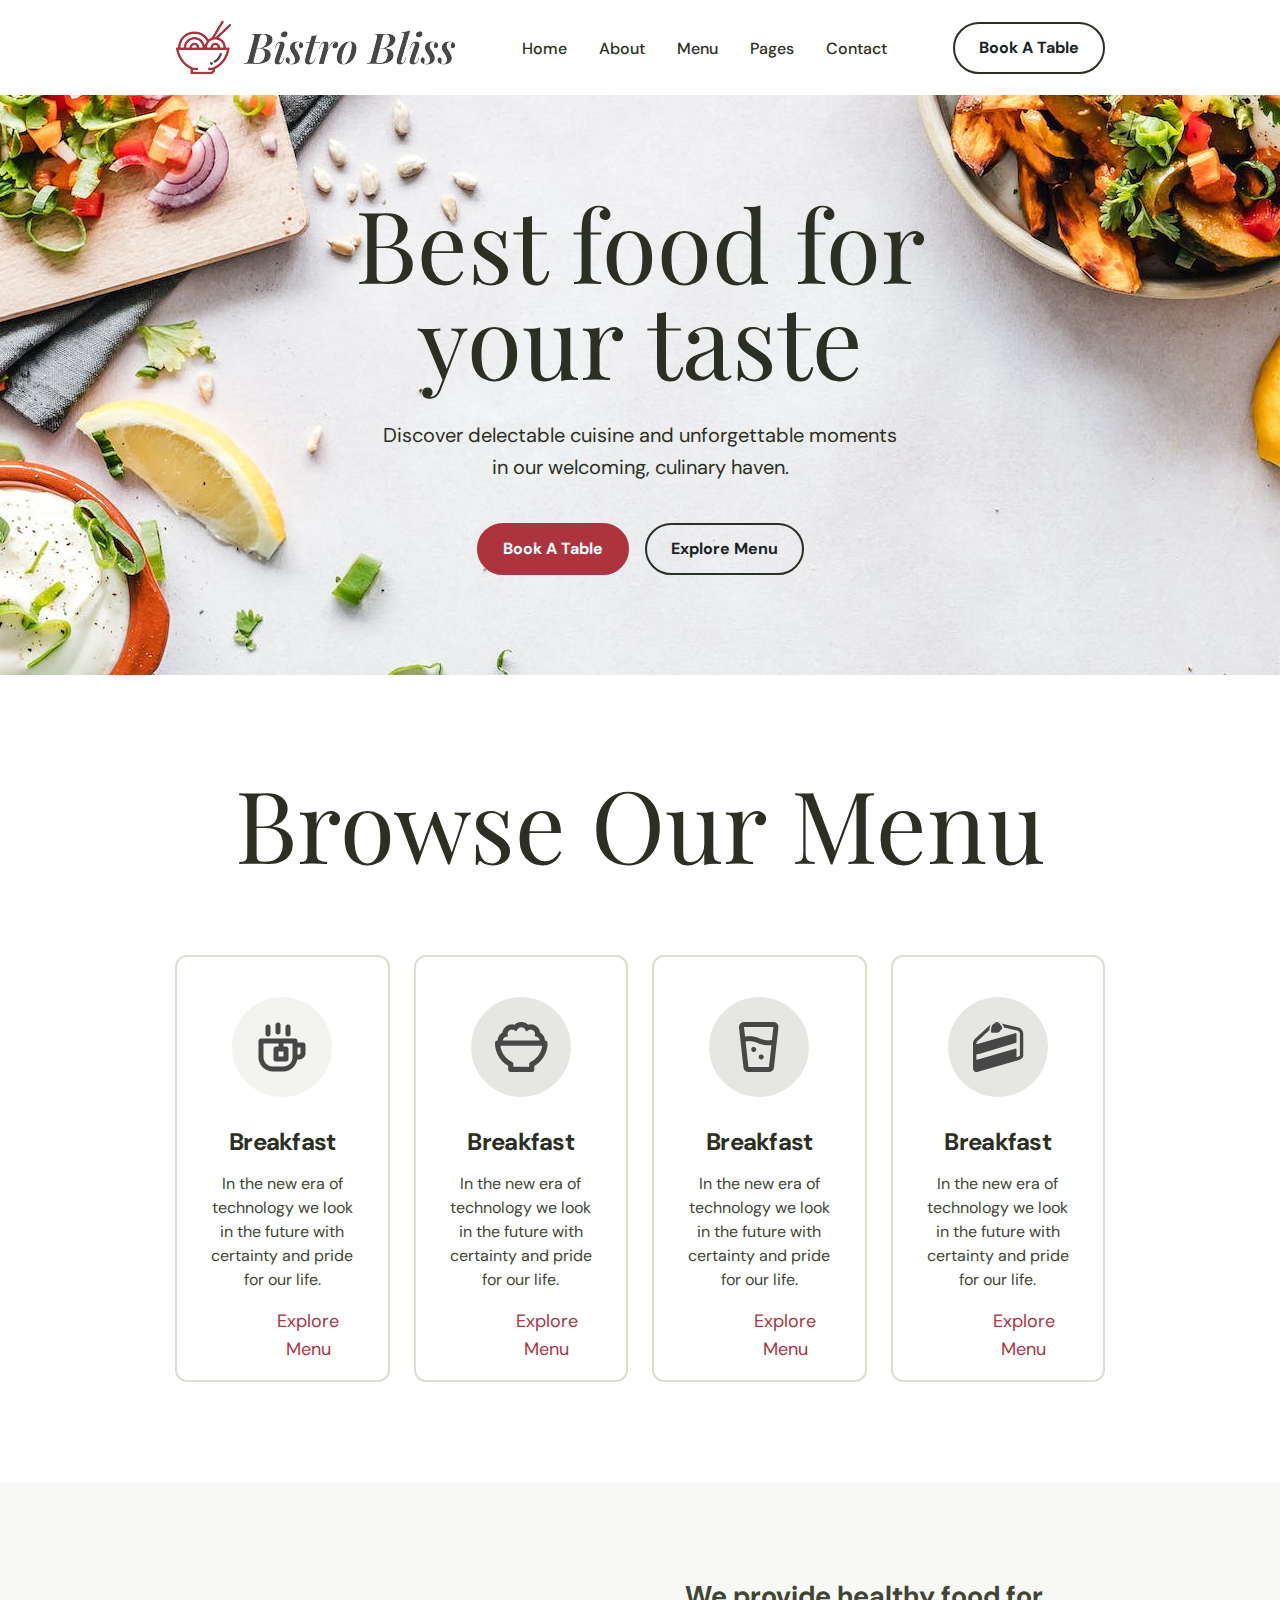
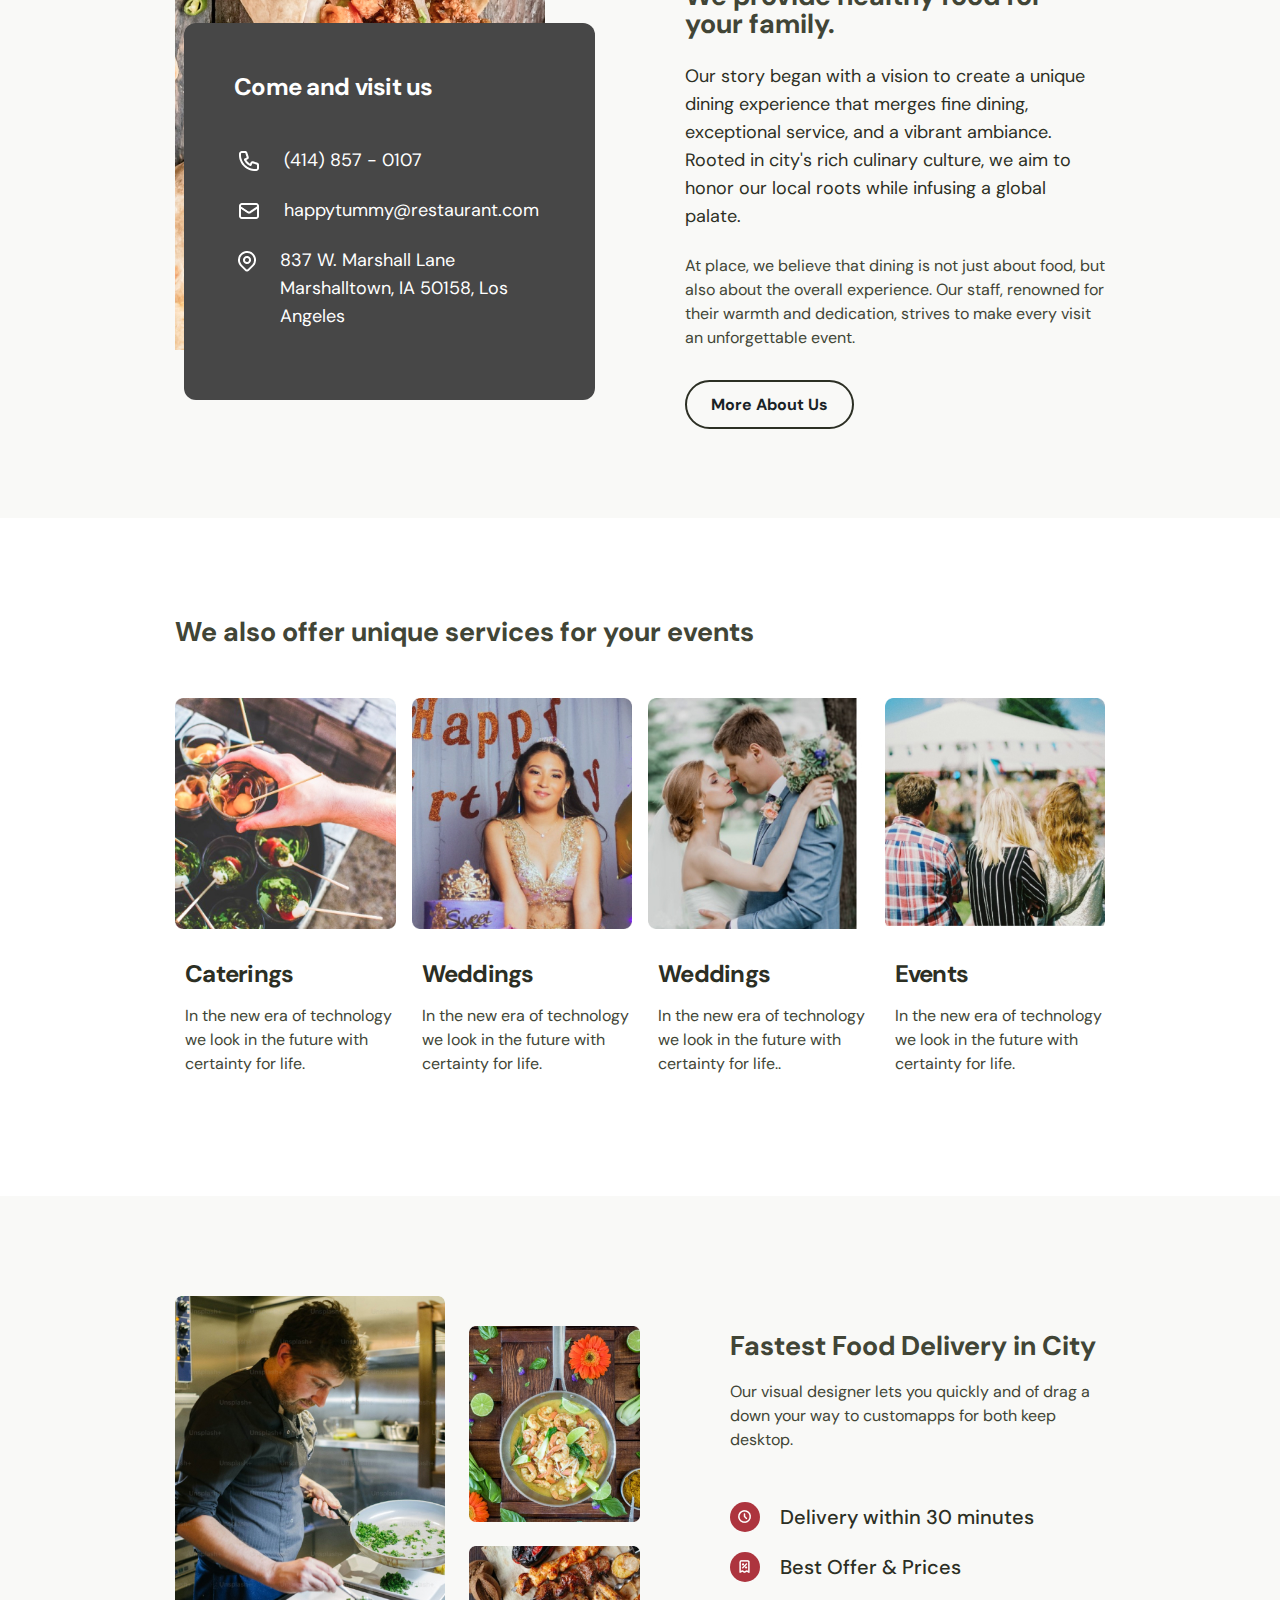
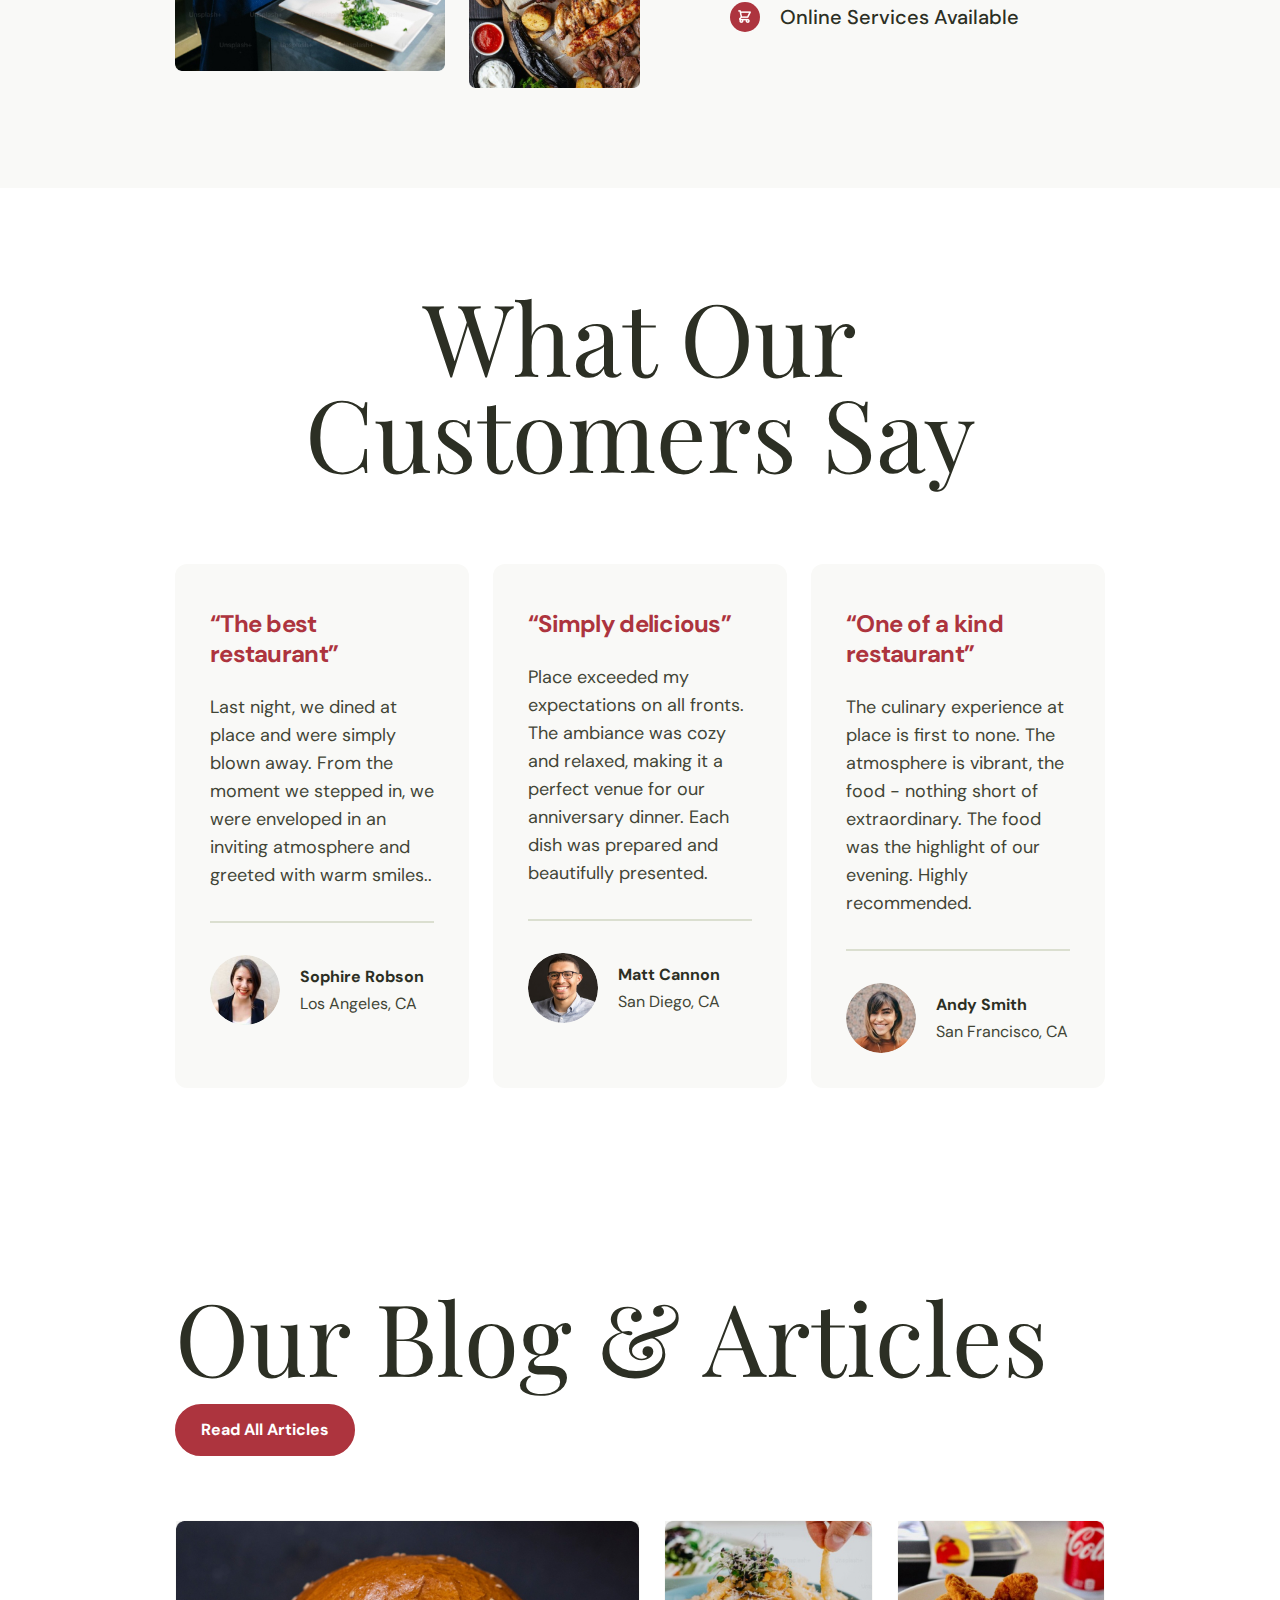
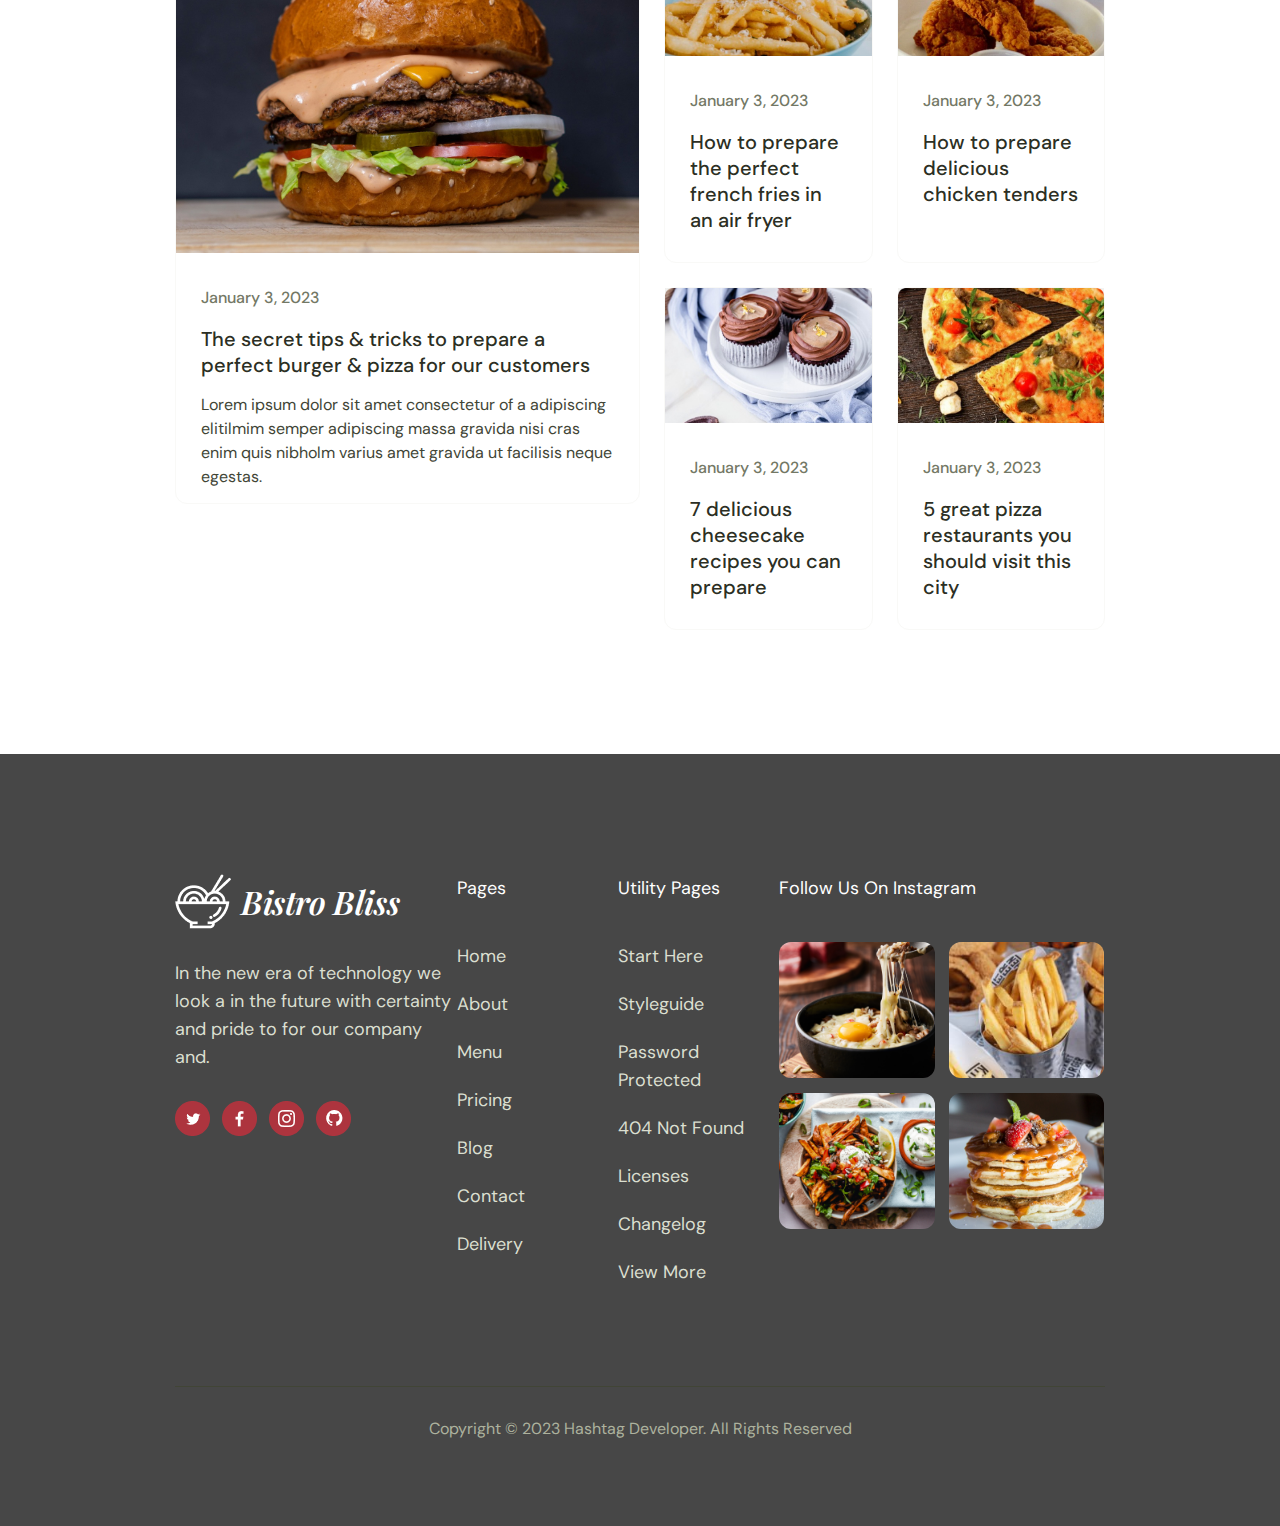
<file: index.html>
<!DOCTYPE html>
<html lang="en">

<head>
	<meta charset="UTF-8">
	<title>Bistro Bliss</title>
	<meta name="viewport" content="width=device-width, initial-scale=1.0">
	<link rel="apple-touch-icon" sizes="180x180" href="img/favicon/apple-touch-icon.png">
	<link rel="icon" type="image/png" sizes="32x32" href="img/favicon/favicon-32x32.png">
	<link rel="icon" type="image/png" sizes="16x16" href="img/favicon/favicon-16x16.png">
	<link href="https://fonts.googleapis.com/css2?family=DM+Sans:opsz,wght@9..40,400;9..40,700&family=Playfair+Display:ital,wght@0,400;0,500;1,600&display=swap" rel="stylesheet">
	<link rel="stylesheet" href="css/style.css">
	<link rel="stylesheet" href="css/media.css">
</head>

<body>
	<header>
		<div class="container">
			<div class="head flex">
				<a href="index.html" class="head_logo">
					<img src="img/Logo.png" alt="">
				</a>
				<nav>
					<ul class="menu flex">
						<li><a href="index.html">Home</a></li>
						<li><a href="about.html">About</a></li>
						<li><a href="menu.html">Menu</a></li>
						<li><a href="pages.html">Pages</a></li>
						<li><a href="contact.html">Contact</a></li>
					</ul>
				</nav>
				<a href="book.html" class="btn">Book A Table</a>
			</div>
		</div>
	</header>

	<section class="main">
		<div class="container">
			<h1 class="sec_tit">Best food for<br>
				your taste</h1>
			<p class="main_txt">Discover delectable cuisine and unforgettable moments<br> in our welcoming, culinary
				haven.</p>
			<div class="main_btns">
				<a href="book.html" class="btn btn__red">Book A Table</a>
				<a href="menu.html" class="btn">Explore Menu</a>
			</div>
		</div>
	</section>

	<section class="browse">
		<div class="container">
			<h1 class="sec_tit">Browse Our Menu</h1>
			<div class="browse_cards flex">
				<div class="browse_card browse_card__1">
					<i class="browse_ic"></i>
					<h3 class="browse_tit">Breakfast</h3>
					<p class="browse_txt">In the new era of technology we look in the future with certainty and pride
						for our life.</p>
					<a href="menu.html" class="browse_link">Explore Menu</a>
				</div>

				<div class="browse_card browse_card__2">
					<i class="browse_ic"></i>
					<h3 class="browse_tit">Breakfast</h3>
					<p class="browse_txt">In the new era of technology we look in the future with certainty and pride
						for our life.</p>
					<a href="menu.html" class="browse_link">Explore Menu</a>
				</div>

				<div class="browse_card browse_card__3">
					<i class="browse_ic"></i>
					<h3 class="browse_tit">Breakfast</h3>
					<p class="browse_txt">In the new era of technology we look in the future with certainty and pride
						for our life.</p>
					<a href="menu.html" class="browse_link">Explore Menu</a>
				</div>

				<div class="browse_card browse_card__4">
					<i class="browse_ic"></i>
					<h3 class="browse_tit">Breakfast</h3>
					<p class="browse_txt">In the new era of technology we look in the future with certainty and pride
						for our life.</p>
					<a href="menu.html" class="browse_link">Explore Menu</a>
				</div>
			</div>
		</div>
	</section>

	<section class="provide">
		<div class="container">
			<div class="provide_in flex">
				<div class="provide_left">
					<div class="provide_img">
						<img src="/img/image 111.jpg" alt="">
					</div>
					<div class="provide_info">
						<p class="provide_info-txt">Come and visit us</p>
						<div class="ic_infos">
							<div class="ic_info flex">
								<i></i>
								<a href="tel:+1 (414) 857 - 0107" >(414) 857 - 0107</a>
							</div>
							<div class="ic_info flex">
								<i></i>
								<a href="happytummy@restaurant.com">happytummy@restaurant.com</a>
							</div>
							<div class="ic_info ">
								<i></i>
								<a href=" https://www.google.com/maps/search/837+W.+Marshall+Lane+Marshalltown,+IA+50158,+Los+Angeles/@36.0015438,-126.9901273,4z/data=!3m1!4b1?entry=ttu " >837 W. Marshall Lane Marshalltown, IA 50158, Los Angeles</a>
							</div>
						</div>
					</div>
				</div>
				<div class="provide_right">
					<h2 class="sec_sub-tit">We provide healthy food for your family.</h2>
					<p class="provide_txt">Our story began with a vision to create a unique dining experience that merges fine
						dining, exceptional service, and a vibrant ambiance. Rooted in city's rich culinary culture, we aim to honor
						our local roots while infusing a global palate.</p>
					<p class="provide_txt-2">At place, we believe that dining is not just about food, but also about the overall
						experience. Our staff, renowned for their warmth and dedication, strives to make every visit an
						unforgettable event.</p>
					<a href="menu.html" class="btn">More About Us</a>
				</div>
			</div>
		</div>
	</section>

	<section class="offer">
		<div class="container">
			<h2 class="about_tit">We also offer unique services for your events</h2>
			<div class="offer_cards flex">
				<div class="offer_card">
					<div class="offer_img">
						<img src="/img/kebab-set-table 1.jpg" alt="">
					</div>
					<h3 class="offer_tit">Caterings</h3>
					<p class="offer_txt">In the new era of technology we look in the future with certainty for life.</p>
				</div>

				<div class="offer_card">
					<div class="offer_img">
						<img src="/img/charming-female-blowing-candles-birthday-cake-after-making-her-wish-party 1.jpg" alt="">
					</div>
					<h3 class="offer_tit">Weddings</h3>
					<p class="offer_txt">In the new era of technology we look in the future with certainty for life.</p>
				</div>

				<div class="offer_card">
					<div class="offer_img">
						<img src="/img/happy-man-wife-sunny-day 1.jpg" alt="">
					</div>
					<h3 class="offer_tit">Weddings</h3>
					<p class="offer_txt">In the new era of technology we look in the future with certainty for life..</p>
				</div>

				<div class="offer_card">
					<div class="offer_img">
						<img src="/img/group-friends-eating-restaurant 1.jpg" alt="">
					</div>
					<h3 class="offer_tit">Events</h3>
					<p class="offer_txt">In the new era of technology we look in the future with certainty for life.</p>
				</div>
			</div>
		</div>
	</section>

	<section class="fast">
		<div class="container">
			<div class="fast_in flex">
				<div class="fast_left flex">
					<div class="fast_img-big">
						<img src="img/mid-shot-chef-holding-plate-with-pasta-making-ok-sign 1.jpg" alt="">
					</div>
					<div class="fast_img-sm">
						<div class="fast_img">
							<img src="img/sour-curry-with-snakehead-fish-spicy-garden-hot-pot-thai-food 1.jpg" alt="">
						</div>
						<div class="fast_img">
							<img src="img/sadj-iron-pot-with-various-salads 1.jpg" alt="">
						</div>
					</div>
				</div>
				<div class="fast_right">
					<h2 class="sec_sub-tit">Fastest Food Delivery in City</h2>
					<p class="fast_txt">Our visual designer lets you quickly and of drag a down your way to customapps for both
						keep desktop. </p>
					<div class="fast_icons">
						<div class="fast_icon flex">
							<i></i>
							<span>Delivery within 30 minutes</span>
						</div>
						<div class="fast_icon flex">
							<i></i>
							<span>Best Offer & Prices</span>
						</div>
						<div class="fast_icon flex">
							<i></i>
							<span>Online Services Available</span>
						</div>
					</div>
				</div>
			</div>
		</div>
	</section>

	<section class="customers">
		<div class="container">
			<h1 class="sec_tit">What Our Customers Say</h1>
			<div class="customer_cards flex">
				<div class="customer_card customer__1 ">
					<h3 class="customer_tit">“The best restaurant”</h3>
					<p class="customer_txt">Last night, we dined at place and were simply blown away. From the moment we stepped in, we were enveloped in an inviting atmosphere and greeted with warm smiles..</p>
					<div class="customer_line"></div>
					<div class="customer">
						<div class="c_ic">
						</div>
						<div class="c_info">
						 <div class="c_tit">Sophire Robson</div>
						 <div class="c_txt">Los Angeles, CA</div>
					    </div>
					</div>
				</div>

				<div class="customer_card customer__2 ">
					<h3 class="customer_tit">“Simply delicious”</h3>
					<p class="customer_txt">Place exceeded my expectations on all fronts. The ambiance was cozy and relaxed, making it a perfect venue for our anniversary dinner. Each dish was prepared and beautifully presented.</p>
					<div class="customer_line"></div>
					<div class="customer">
						<div class="c_ic">
						</div>
						<div class="c_info">
						 <div class="c_tit">Matt Cannon</div>
						 <div class="c_txt">San Diego, CA</div>
					    </div>
					</div>
				</div>

				<div class="customer_card customer__3 ">
					<h3 class="customer_tit">“One of a kind restaurant”</h3>
					<p class="customer_txt">The culinary experience at place is first to none. The atmosphere is vibrant, the food - nothing short of extraordinary. The food was the highlight of our evening. Highly recommended.</p>
					<div class="customer_line"></div>
					<div class="customer">
						<div class="c_ic">
						</div>
						<div class="c_info">
						  <div class="c_tit">Andy Smith</div>
						  <div class="c_txt">San Francisco, CA</div>
					</div>
					</div>
				</div>
			</div>
		</div>
	</section>

	<section class="blog">
	    <div class="container">
			<div class="blog_top flex">
				<h2 class="sec_tit">Our Blog & Articles</h2>
				<a href="#" class="btn btn__red">Read All Articles</a>
			</div>
			<div class="blog_cards flex">
				<div class="blog_left">
					<div class="blog_card">
						<div class="blog_img">
							<img src="/img/big_burger.jpg" alt="">
						</div>
						<div class="b_info">
						<span class="blog_date">January 3, 2023</span>
						<h3 class="blog_tit">The secret tips & tricks to prepare a perfect burger & pizza for our customers</h3>
						<p class="blog_txt">Lorem ipsum dolor sit amet consectetur of a adipiscing elitilmim semper adipiscing massa
							gravida nisi cras enim quis nibholm varius amet gravida ut facilisis neque egestas.</p>
						</div>
					</div>
				</div>
				<div class="blog_right flex">
					<div class="blog_card">
						<div class="blog_img">
							<img src="/img/sm1.jpg" alt="">
						</div>
						<div class="b_info">
						 <span class="blog_date">January 3, 2023</span>
						 <h3 class="blog_tit">How to prepare the perfect french fries in an air fryer</h3>
					    </div>
					</div>
					<div class="blog_card">
						<div class="blog_img">
							<img src="/img/sm2.jpg" alt="">
						</div>
						<div class="b_info">
						 <span class="blog_date">January 3, 2023</span>
						 <h3 class="blog_tit">How to prepare delicious chicken tenders</h3>
					    </div>
					</div>
					<div class="blog_card">
						<div class="blog_img">
							<img src="/img/sm3.jpg" alt="">
						</div>
						<div class="b_info">
						 <span class="blog_date">January 3, 2023</span>
						 <h3 class="blog_tit">7 delicious cheesecake recipes you can prepare</h3>
					    </div>
					</div>
					<div class="blog_card">
						<div class="blog_img">
							<img src="/img/sm4.jpg" alt="">
						</div>
						<div class="b_info">
						 <span class="blog_date">January 3, 2023</span>
						 <h3 class="blog_tit">5 great pizza restaurants you should visit this city</h3>
					    </div>
					</div>
				</div>
			</div>
		</div>
	</section>

	<footer>
		<div class="container">
		<div class="footer_big flex">
			<div class="footer_left">
				<a href="index.html" class="footer_logo">
					<img src="/img/footerlogo.png" alt="">
					<p><nobr>Bistro Bliss</nobr></p>
				</a>
				<p class="footer_txt">In the new era of technology we look a in the future with certainty and pride to for our company and.</p>
				<div class="footer_icons">
					<a href="https://twitter.com" class="footer_ic">
						<img src="/img/fic1.png" alt="">
					</a>
					<a href="https://www.facebook.com/" class="footer_ic">
						<img src="/img/fic2.png" alt="">
					</a>
					<a href="https://www.instagram.com/" class="footer_ic">
						<img src="/img/fic3.png" alt="">
					</a>
					<a href="https://github.com" class="footer_ic">
						<img src="/img/fic4.png" alt="">
					</a>
				</div>
			</div>
			<div class="footer_nav">
				<span class="footer_tit">Pages</span>
				<ul class="footer_list">
					<li><a href="index.html">Home</a></li>
					<li><a href="about.html">About</a></li>
					<li><a href="menu.html">Menu</a></li>
					<li><a href="">Pricing</a></li>
					<li><a href="blog details.html">Blog</a></li>
					<li><a href="contact.html">Contact</a></li>
					<li><a href="">Delivery</a></li>
				</ul>
			</div>
			<div class="footer_nav">
				<span class="footer_tit">Utility Pages</span>
				<ul class="footer_list">
					<li><a href="">Start Here</a></li>
					<li><a href="">Styleguide</a></li>
					<li><a href="">Password Protected</a></li>
					<li><a href="">404 Not Found</a></li>
					<li><a href="">Licenses</a></li>
					<li><a href="">Changelog</a></li>
					<li><a href="">View More</a></li>
				</ul>
			</div>
			<div class="footer_right">
				<span class="footer_tit">Follow Us On Instagram</span>
				<div class="footer_imges flex">
					<div class="footer_img">
						<img src="/img/footer2.png" alt="">
					</div>
					<div class="footer_img">
						<img src="/img/footer1.jpg" alt="">
					</div>
					<div class="footer_img">
						<img src="/img/footer3.png" alt="">
					</div>
					<div class="footer_img">
						<img src="/img/footer4.png" alt="">
					</div>
				</div>
			</div>
		</div>
		<p class="footer_copy">Copyright © 2023 Hashtag Developer. All Rights Reserved</p>
		</div>
	</footer>


	<script src="js/core.js"></script>

</body>

</html>
</file>
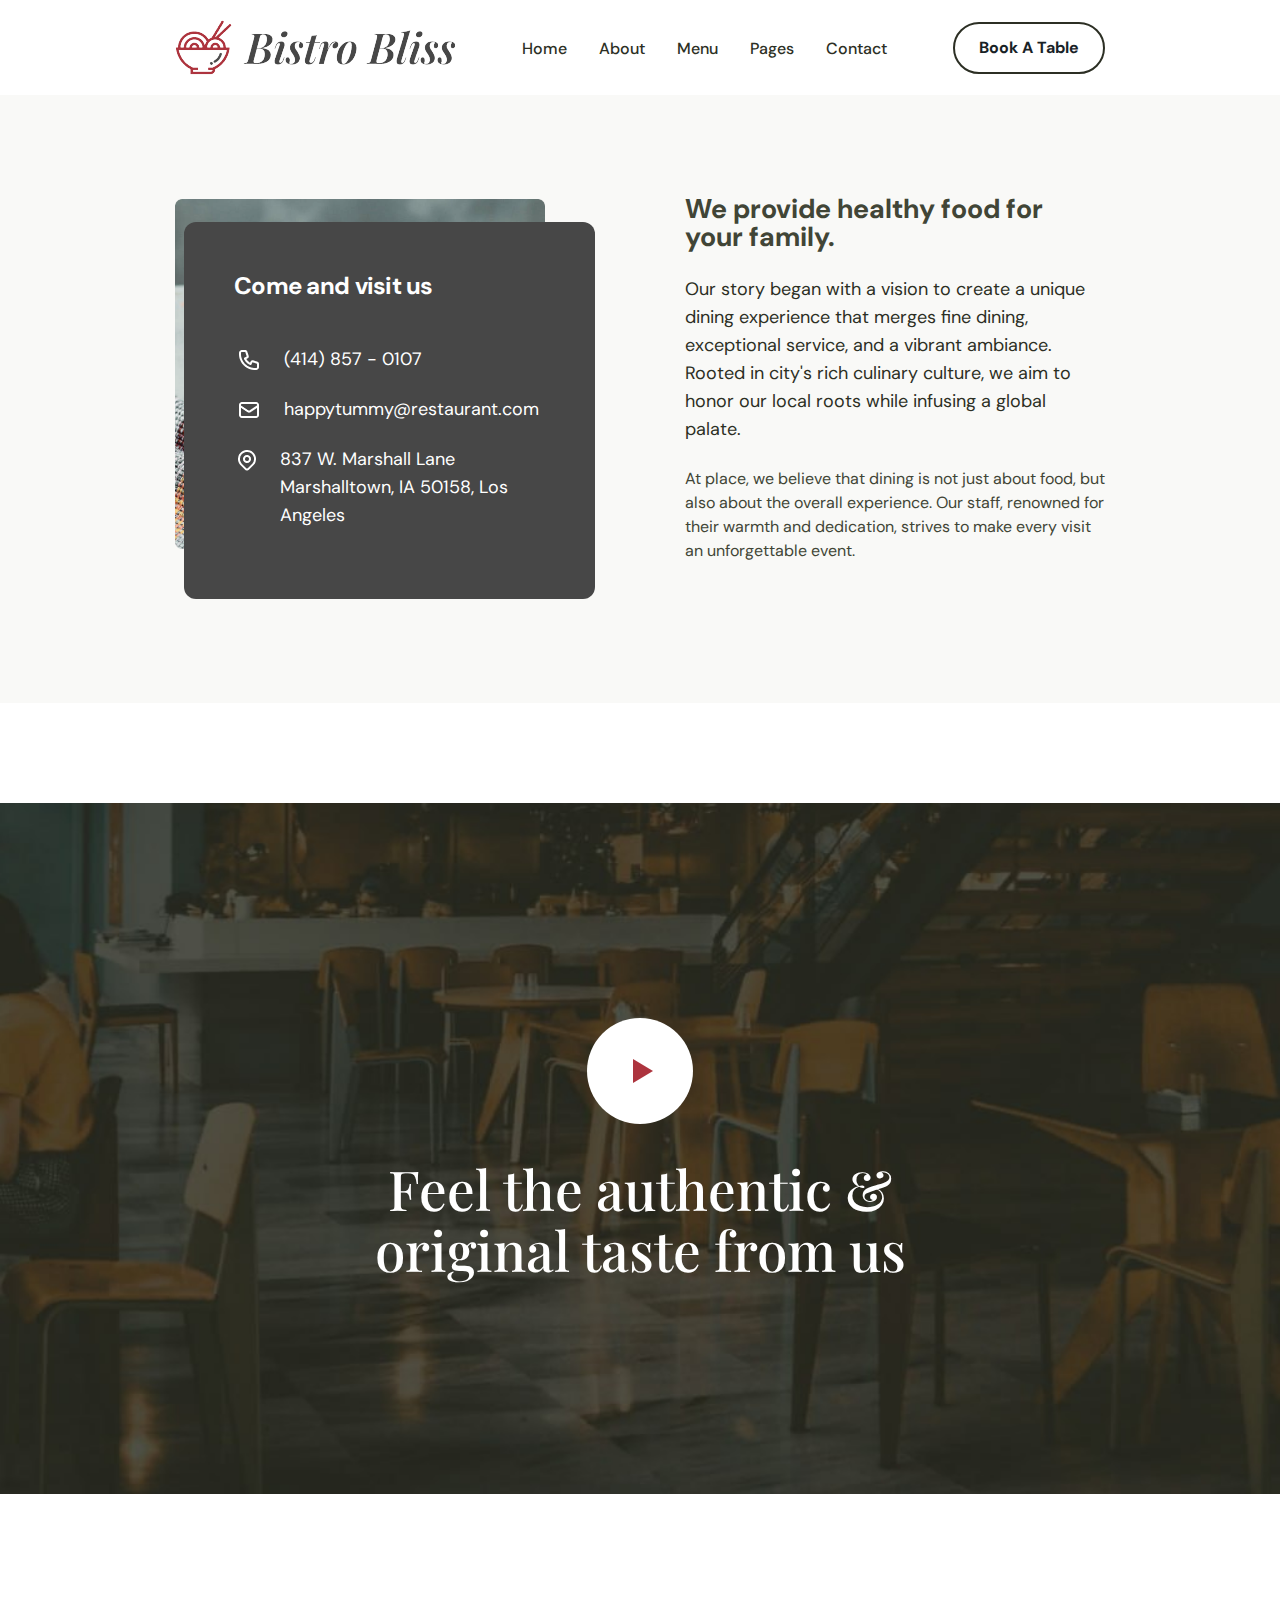
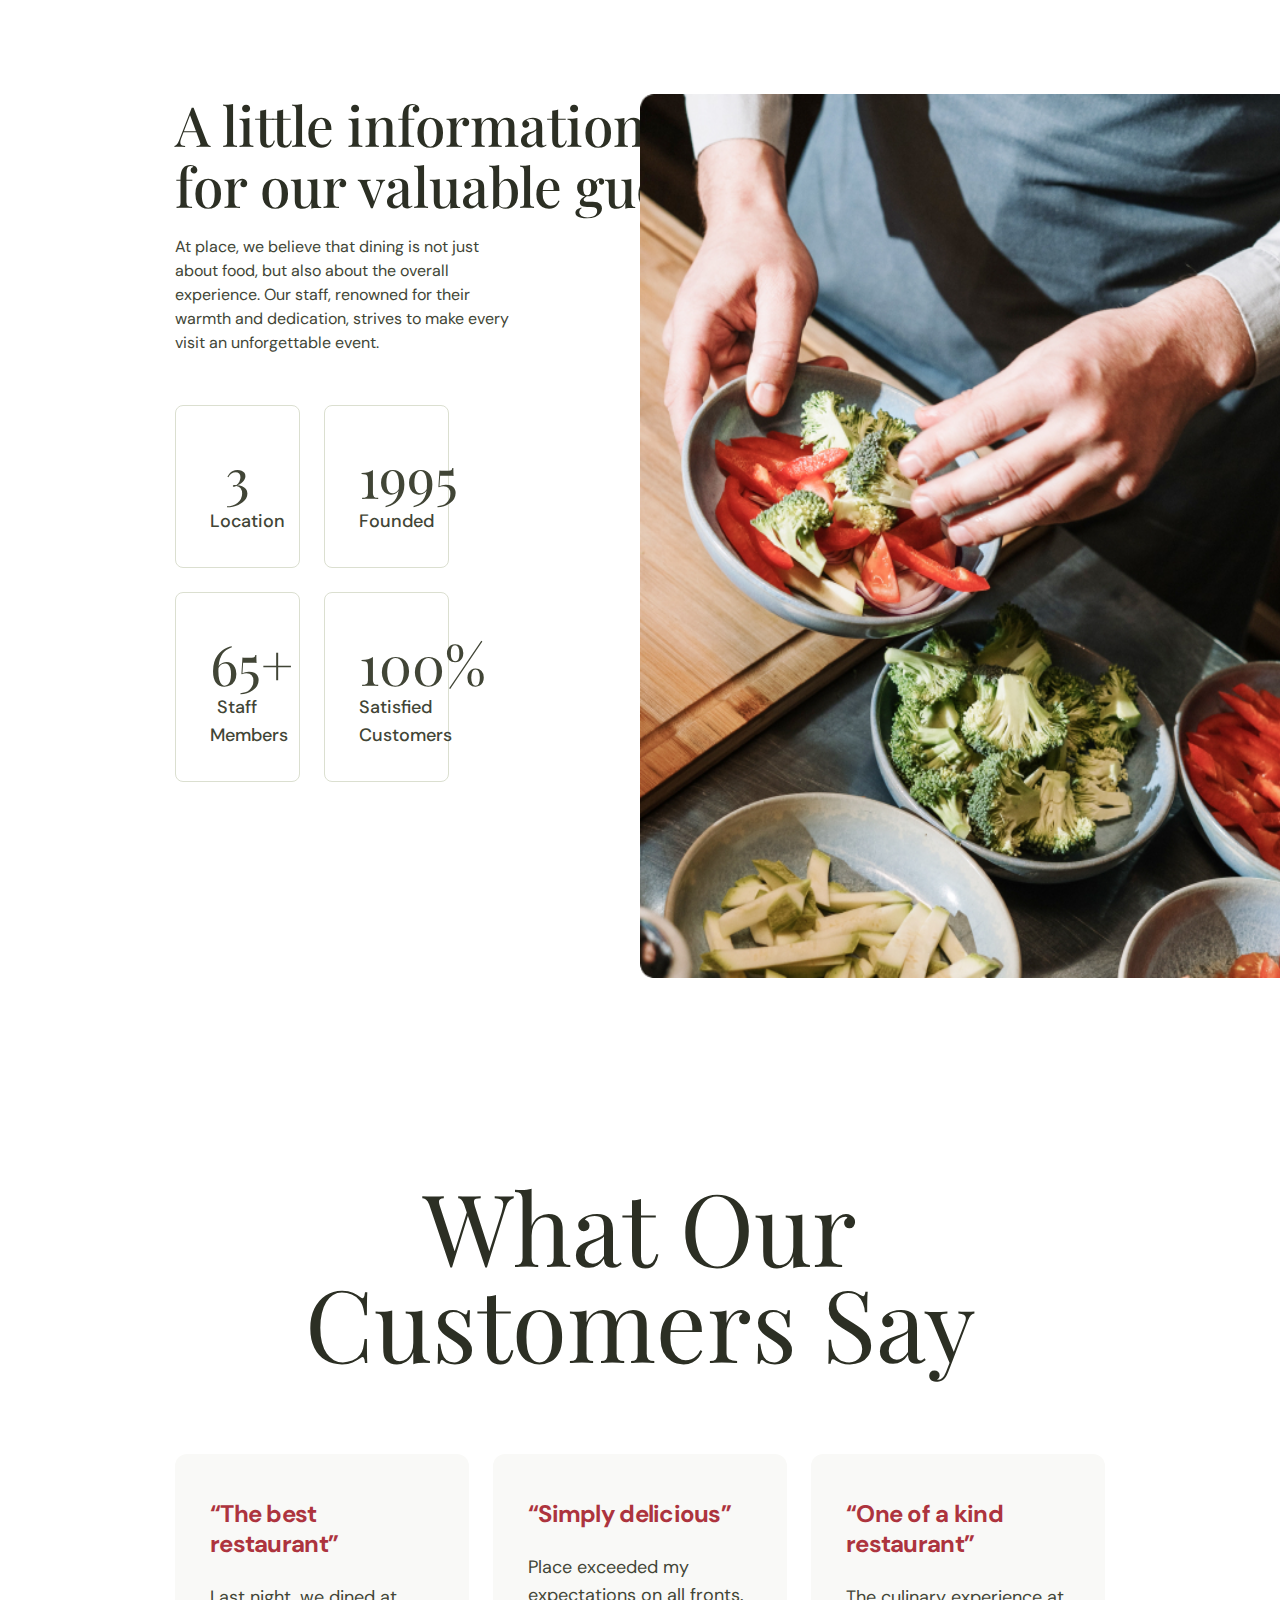
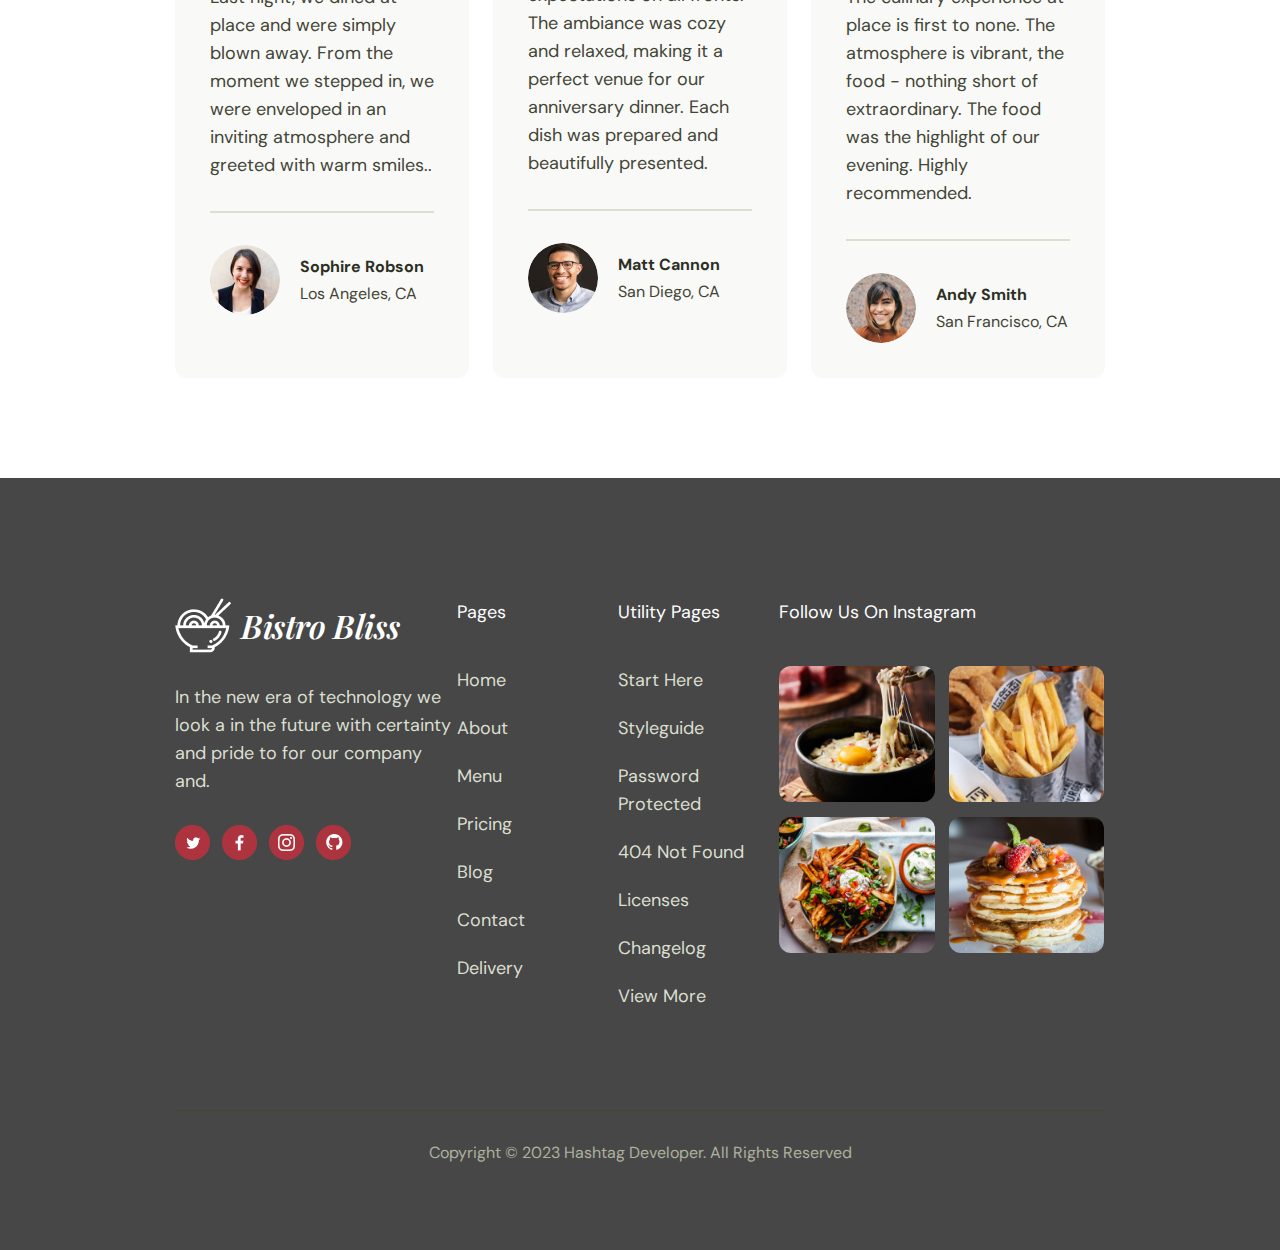
<file: about.html>
<!DOCTYPE html>
<html lang="en">

<head>
	<meta charset="UTF-8">
	<title>Bistro Bliss</title>
	<meta name="viewport" content="width=device-width, initial-scale=1.0">
	<link rel="apple-touch-icon" sizes="180x180" href="img/favicon/apple-touch-icon.png">
	<link rel="icon" type="image/png" sizes="32x32" href="img/favicon/favicon-32x32.png">
	<link rel="icon" type="image/png" sizes="16x16" href="img/favicon/favicon-16x16.png">
	<link href="https://fonts.googleapis.com/css2?family=DM+Sans:opsz,wght@9..40,400;9..40,700&family=Playfair+Display:ital,wght@0,400;0,500;1,600&display=swap" rel="stylesheet">
	<link rel="stylesheet" href="css/style.css">
	<link rel="stylesheet" href="css/media.css">
</head>

<body>
	<header>
		<div class="container">
			<div class="head flex">
				<a href="index.html" class="head_logo">
					<img src="img/Logo.png" alt="">
				</a>
				<nav>
					<ul class="menu flex">
						<li><a href="index.html">Home</a></li>
						<li><a href="about.html">About</a></li>
						<li><a href="menu.html">Menu</a></li>
						<li><a href="pages.html">Pages</a></li>
						<li><a href="contact.html">Contact</a></li>
					</ul>
				</nav>
				<a href="book.html" class="btn">Book A Table</a>
			</div>
		</div>
	</header>

	<section class="provide">
		<div class="container">
			<div class="provide_in flex">
				<div class="provide_left">
					<div class="provide2_img">
						<img src="/img/about/image 111.jpg" alt="">
					</div>
					<div class="provide_info">
						<p class="provide_info-txt">Come and visit us</p>
						<div class="ic_infos">
							<div class="ic_info flex">
								<i></i>
								<a href="tel:+1 (414) 857 - 0107" >(414) 857 - 0107</a>
							</div>
							<div class="ic_info flex">
								<i></i>
								<a href="happytummy@restaurant.com">happytummy@restaurant.com</a>
							</div>
							<div class="ic_info ">
								<i></i>
								<a href=" https://www.google.com/maps/search/837+W.+Marshall+Lane+Marshalltown,+IA+50158,+Los+Angeles/@36.0015438,-126.9901273,4z/data=!3m1!4b1?entry=ttu " >837 W. Marshall Lane Marshalltown, IA 50158, Los Angeles</a>
							</div>
						</div>
					</div>
				</div>
				<div class="provide_right">
					<h2 class="sec_sub-tit">We provide healthy food for your family.</h2>
					<p class="provide_txt">Our story began with a vision to create a unique dining experience that merges fine
						dining, exceptional service, and a vibrant ambiance. Rooted in city's rich culinary culture, we aim to honor
						our local roots while infusing a global palate.</p>
					<p class="provide_txt-2">At place, we believe that dining is not just about food, but also about the overall
						experience. Our staff, renowned for their warmth and dedication, strives to make every visit an
						unforgettable event.</p>
				</div>
			</div>
		</div>
	</section>

	
<section class="feel">
	<a href="" class="feel_top">
	 <div class="container">
	  <i class="feel_play"></i>
	  <h2 class="feel_tit">Feel the authentic & original taste from us</h2>
	 </div>
	</a>
   </section>


    <section class="guest">
		<div class="container">
			<div class="guest_info flex">
				<div class="guest_txt">
			      <h2 class="guest_tit">A little information for our valuable guest</h2>
				  <p class="txt">At place, we believe that dining is not just about food, but also about the overall experience. Our staff, renowned for their warmth and dedication, strives to make every visit an unforgettable event. </p>
				  <div class="number">
					<div class="number_item">
						3 <span>Location</span>
					   </div>
					   <div class="number_item">
						1995 <span>Founded</span>
					   </div>
					   <div class="number_item">
						65+ <span>Staff Members</span>
					   </div>
					   <div class="number_item">
						100% <span>Satisfied Customers</span>
					  </div>
				  </div>
				</div>
				<div class="img">
                    <img src="/img/about/infoimg.jpg" alt="">
               </div>
			</div>
	    </div>
	</section>

    <section class="customers">
		<div class="container">
			<h1 class="sec_tit">What Our Customers Say</h1>
			<div class="customer_cards flex">
				<div class="customer_card customer__1 ">
					<h3 class="customer_tit">“The best restaurant”</h3>
					<p class="customer_txt">Last night, we dined at place and were simply blown away. From the moment we stepped in, we were enveloped in an inviting atmosphere and greeted with warm smiles..</p>
					<div class="customer_line"></div>
					<div class="customer">
						<div class="c_ic">
						</div>
						<div class="c_info">
						 <div class="c_tit">Sophire Robson</div>
						 <div class="c_txt">Los Angeles, CA</div>
					    </div>
					</div>
				</div>

				<div class="customer_card customer__2 ">
					<h3 class="customer_tit">“Simply delicious”</h3>
					<p class="customer_txt">Place exceeded my expectations on all fronts. The ambiance was cozy and relaxed, making it a perfect venue for our anniversary dinner. Each dish was prepared and beautifully presented.</p>
					<div class="customer_line"></div>
					<div class="customer">
						<div class="c_ic">
						</div>
						<div class="c_info">
						 <div class="c_tit">Matt Cannon</div>
						 <div class="c_txt">San Diego, CA</div>
					    </div>
					</div>
				</div>

				<div class="customer_card customer__3 ">
					<h3 class="customer_tit">“One of a kind restaurant”</h3>
					<p class="customer_txt">The culinary experience at place is first to none. The atmosphere is vibrant, the food - nothing short of extraordinary. The food was the highlight of our evening. Highly recommended.</p>
					<div class="customer_line"></div>
					<div class="customer">
						<div class="c_ic">
						</div>
						<div class="c_info">
						  <div class="c_tit">Andy Smith</div>
						  <div class="c_txt">San Francisco, CA</div>
					</div>
					</div>
				</div>
			</div>
		</div>
	</section>

	<footer>
		<div class="container">
		<div class="footer_big flex">
			<div class="footer_left">
				<a href="index.html" class="footer_logo">
					<img src="/img/footerlogo.png" alt="">
					<p><nobr>Bistro Bliss</nobr></p>
				</a>
				<p class="footer_txt">In the new era of technology we look a in the future with certainty and pride to for our company and.</p>
				<div class="footer_icons">
					<a href="https://twitter.com" class="footer_ic">
						<img src="/img/fic1.png" alt="">
					</a>
					<a href="https://www.facebook.com/" class="footer_ic">
						<img src="/img/fic2.png" alt="">
					</a>
					<a href="https://www.instagram.com/" class="footer_ic">
						<img src="/img/fic3.png" alt="">
					</a>
					<a href="https://github.com" class="footer_ic">
						<img src="/img/fic4.png" alt="">
					</a>
				</div>
			</div>
			<div class="footer_nav">
				<span class="footer_tit">Pages</span>
				<ul class="footer_list">
					<li><a href="index.html">Home</a></li>
					<li><a href="about.html">About</a></li>
					<li><a href="menu.html">Menu</a></li>
					<li><a href="">Pricing</a></li>
					<li><a href="pages.html">Blog</a></li>
					<li><a href="contact.html">Contact</a></li>
					<li><a href="">Delivery</a></li>
				</ul>
			</div>
			<div class="footer_nav">
				<span class="footer_tit">Utility Pages</span>
				<ul class="footer_list">
					<li><a href="">Start Here</a></li>
					<li><a href="">Styleguide</a></li>
					<li><a href="">Password Protected</a></li>
					<li><a href="">404 Not Found</a></li>
					<li><a href="">Licenses</a></li>
					<li><a href="">Changelog</a></li>
					<li><a href="">View More</a></li>
				</ul>
			</div>
			<div class="footer_right">
				<span class="footer_tit">Follow Us On Instagram</span>
				<div class="footer_imges flex">
					<div class="footer_img">
						<img src="/img/footer2.png" alt="">
					</div>
					<div class="footer_img">
						<img src="/img/footer1.jpg" alt="">
					</div>
					<div class="footer_img">
						<img src="/img/footer3.png" alt="">
					</div>
					<div class="footer_img">
						<img src="/img/footer4.png" alt="">
					</div>
				</div>
			</div>
		</div>
		<p class="footer_copy">Copyright © 2023 Hashtag Developer. All Rights Reserved</p>
		</div>
	</footer>


	<script src="js/core.js"></script>

</body>

</html>
</file>
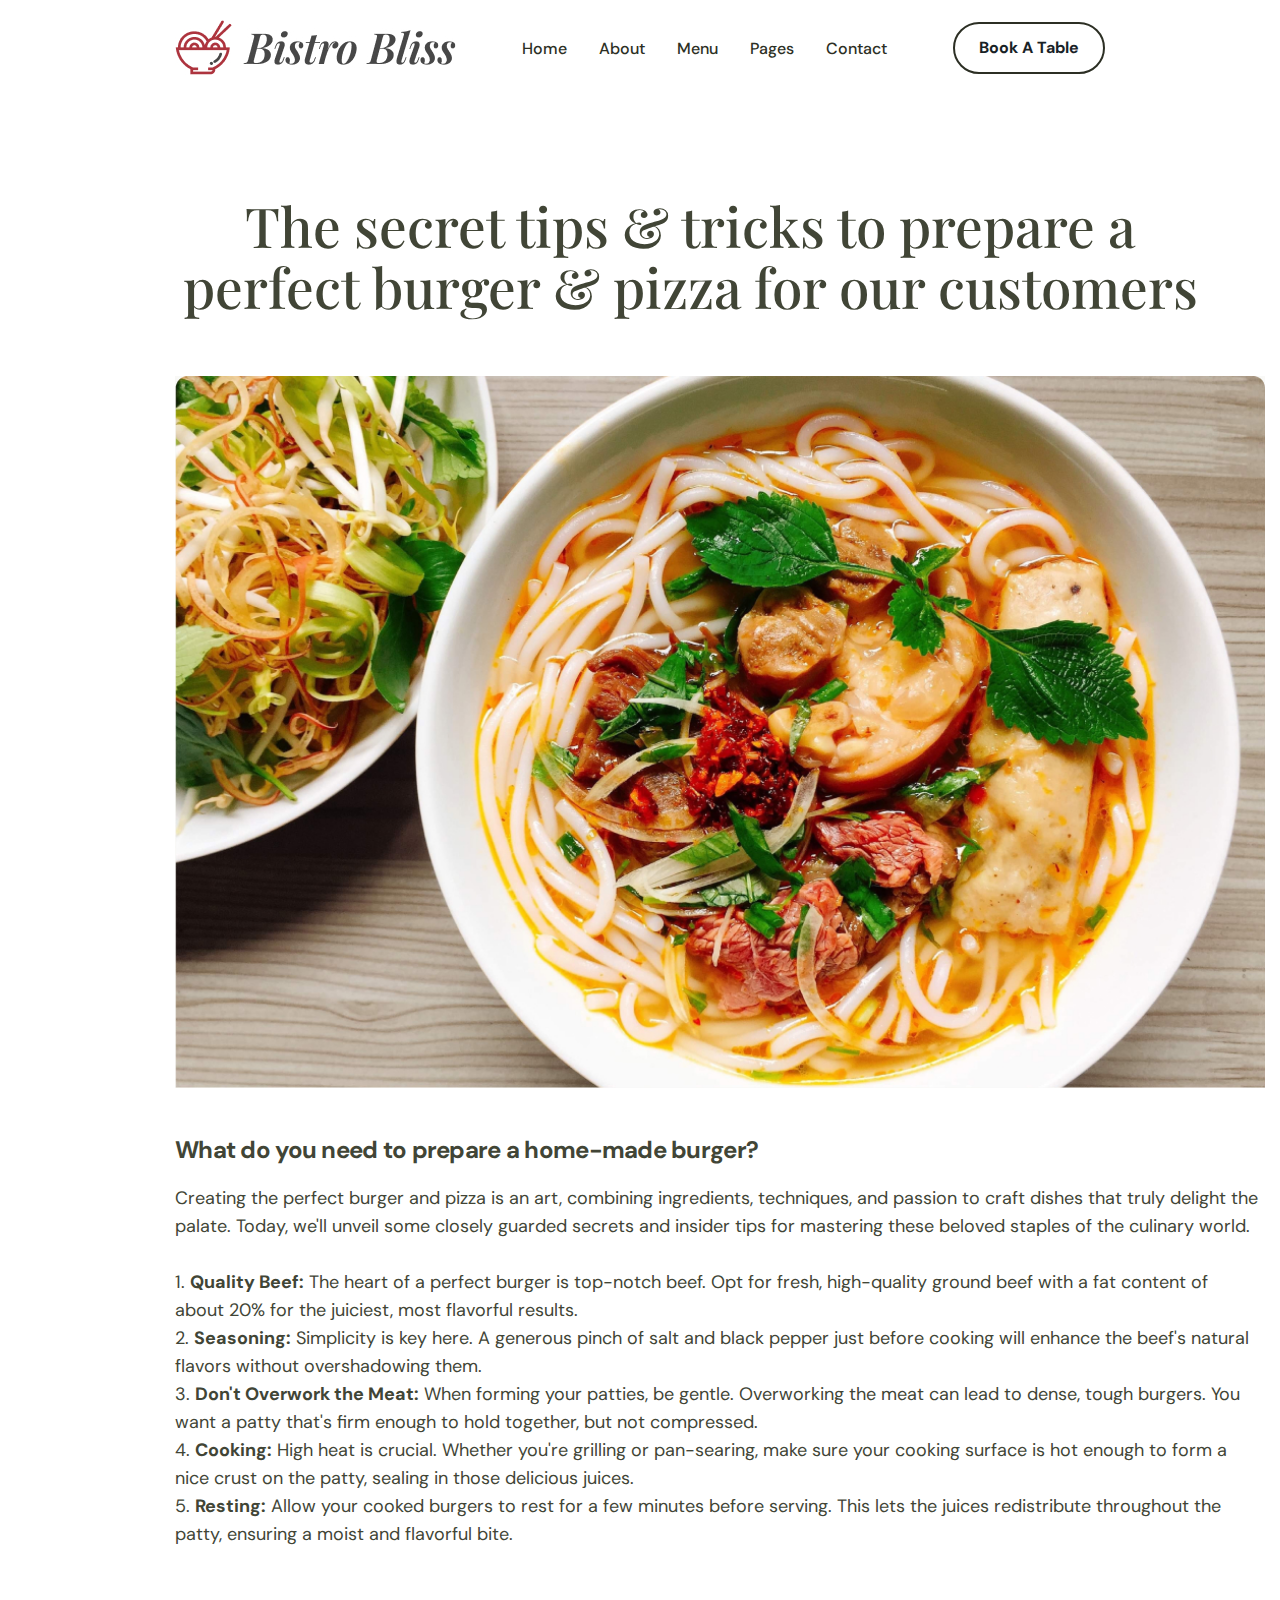
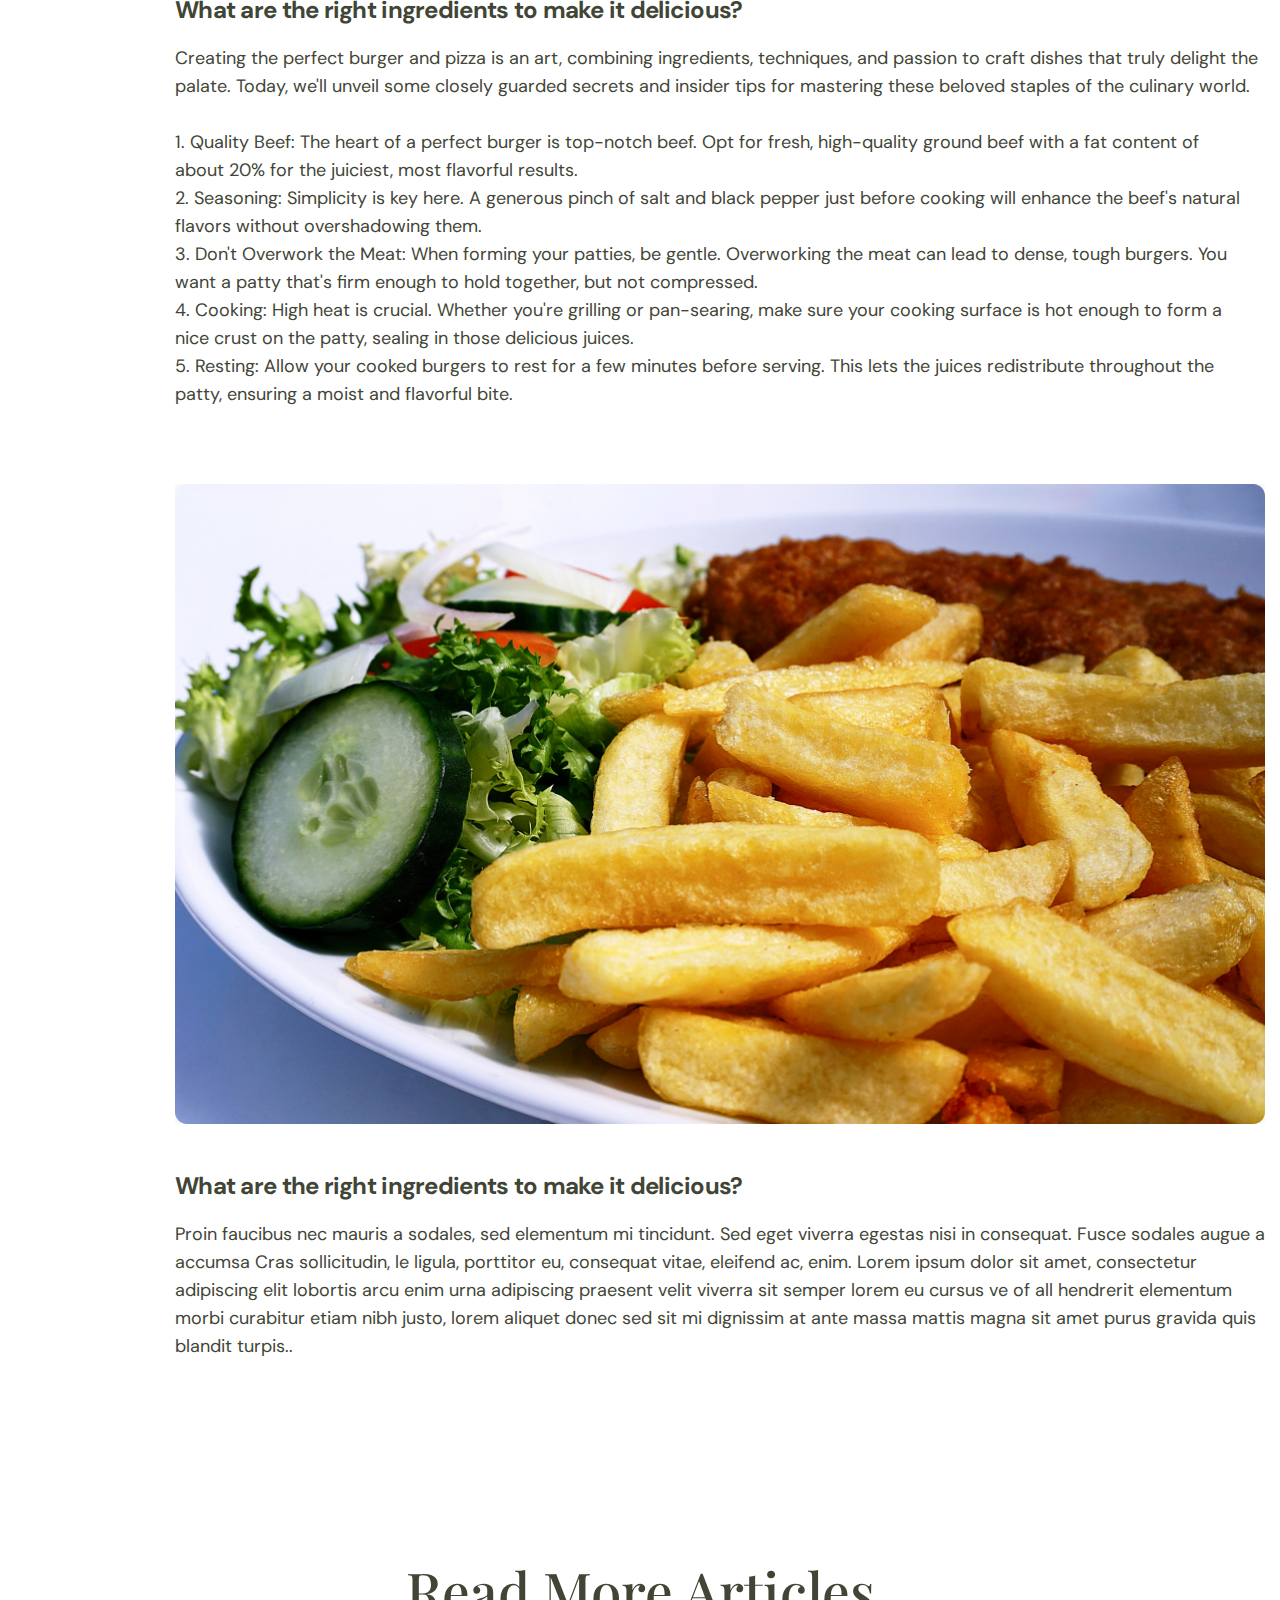
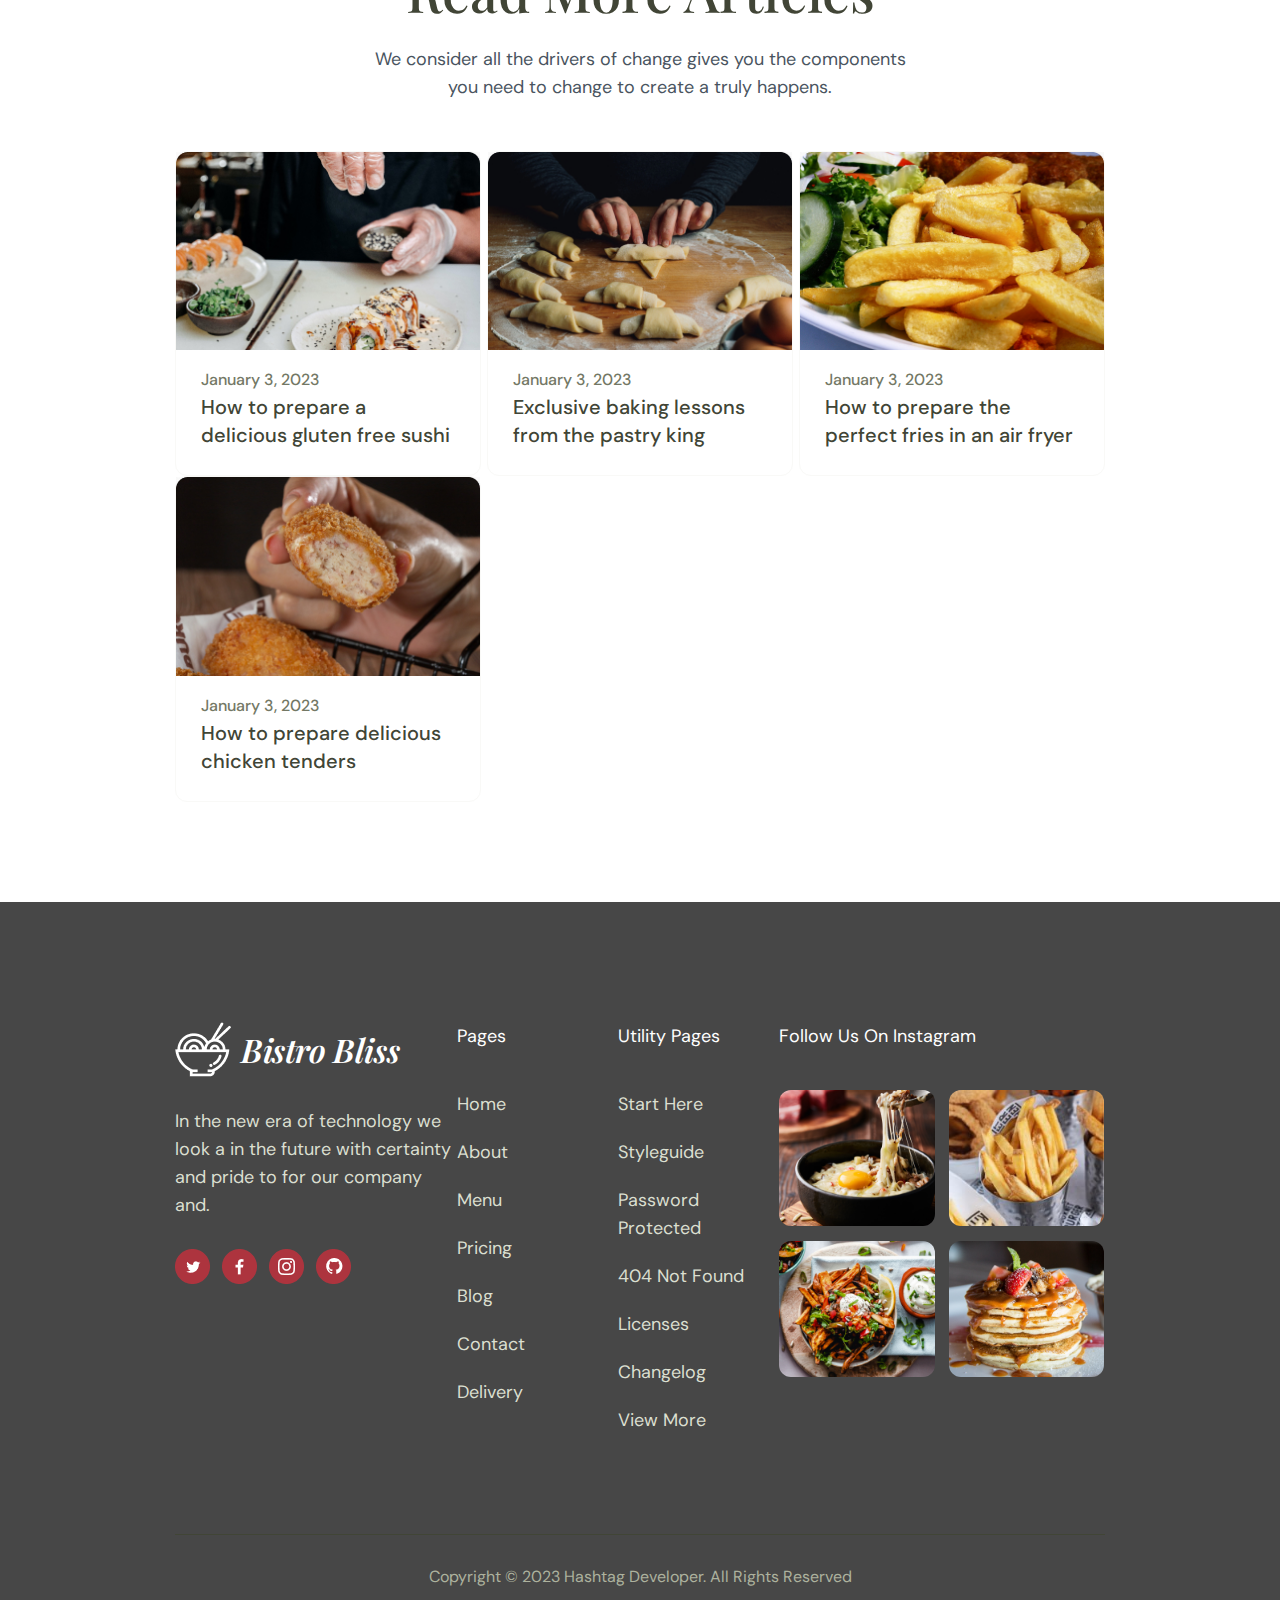
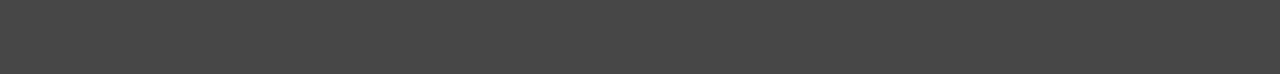
<file: blog details.html>
<!DOCTYPE html>
<html lang="en">

<head>
	<meta charset="UTF-8">
	<title>Bistro Bliss</title>
	<meta name="viewport" content="width=device-width, initial-scale=1.0">
	<link rel="apple-touch-icon" sizes="180x180" href="img/favicon/apple-touch-icon.png">
	<link rel="icon" type="image/png" sizes="32x32" href="img/favicon/favicon-32x32.png">
	<link rel="icon" type="image/png" sizes="16x16" href="img/favicon/favicon-16x16.png">
	<link href="https://fonts.googleapis.com/css2?family=DM+Sans:opsz,wght@9..40,400;9..40,700&family=Playfair+Display:ital,wght@0,400;0,500;1,600&display=swap" rel="stylesheet">
	<link rel="stylesheet" href="css/style.css">
	<link rel="stylesheet" href="css/media.css">
</head>

<body>
	<header>
		<div class="container">
			<div class="head flex">
				<a href="index.html" class="head_logo">
					<img src="img/Logo.jpg" alt="">
				</a>
				<nav>
					<ul class="menu flex">
						<li><a href="index.html">Home</a></li>
						<li><a href="about.html">About</a></li>
						<li><a href="menu.html">Menu</a></li>
						<li><a href="pages.html">Pages</a></li>
						<li><a href="contact.html">Contact</a></li>
					</ul>
				</nav>
				<a href="#" class="btn">Book A Table</a>
			</div>
		</div>
	</header>
	<section class="detail1">
		<div class="container">
			<h2 class="detail_tit">The secret tips & tricks to prepare a perfect burger & pizza for our customers</h2>
			<div class="text">
				<img src="/img/blogdetails/1.jpg" alt="">
				<div class="text1">
					<h3 class="txt_tit">What do you need to prepare a home-made burger?</h3>
					<p class="txt_txt">Creating the perfect burger and pizza is an art, combining ingredients, techniques, and passion to craft dishes that truly delight the palate. Today, we'll unveil some closely guarded secrets and insider tips for mastering these beloved staples of the culinary world.<br><br>
						<ul class="count">
						<li>1. <b>Quality Beef:</b> The heart of a perfect burger is top-notch beef. Opt for fresh, high-quality ground beef with a fat content of about 20% for the juiciest, most flavorful results.</li>
						<li>2. <b>Seasoning:</b> Simplicity is key here. A generous pinch of salt and black pepper just before cooking will enhance the beef's natural flavors without overshadowing them.
						<li>3. <b>Don't Overwork the Meat:</b> When forming your patties, be gentle. Overworking the meat can lead to dense, tough burgers. You want a patty that's firm enough to hold together, but not compressed.</li>
						<li>4. <b>Cooking:</b> High heat is crucial. Whether you're grilling or pan-searing, make sure your cooking surface is hot enough to form a nice crust on the patty, sealing in those delicious juices.</li>
						<li>5. <b>Resting:</b> Allow your cooked burgers to rest for a few minutes before serving. This lets the juices redistribute throughout the patty, ensuring a moist and flavorful bite.</p></li>
					</ul>
				</div>
				<div class="text2">
					<h3 class="txt_tit">What are the right ingredients to make it delicious?</h3>
					<p class="txt_txt">Creating the perfect burger and pizza is an art, combining ingredients, techniques, and passion to craft dishes that truly delight the palate. Today, we'll unveil some closely guarded secrets and insider tips for mastering these beloved staples of the culinary world.<br><br>

						1. <span>Quality Beef:</span> The heart of a perfect burger is top-notch beef. Opt for fresh, high-quality ground beef with a fat content of<br> about 20% for the juiciest, most flavorful results.<br>
						2. <span>Seasoning:</span> Simplicity is key here. A generous pinch of salt and black pepper just before cooking will enhance the beef's natural flavors without overshadowing them.<br>
						3. <span>Don't Overwork the Meat:</span> When forming your patties, be gentle. Overworking the meat can lead to dense, tough burgers. You want a patty that's firm enough to hold together, but not compressed.<br>
						4. <span>Cooking:</span> High heat is crucial. Whether you're grilling or pan-searing, make sure your cooking surface is hot enough to form a <br>nice crust on the patty, sealing in those delicious juices.<br>
						5. <span>Resting:</span> Allow your cooked burgers to rest for a few minutes before serving. This lets the juices redistribute throughout the <br>patty, ensuring a moist and flavorful bite.</p><br>
				</div>
				<img src="/img/blogdetails/2.jpg" alt="">
				<div class="text3">
					<h3 class="txt_tit">What are the right ingredients to make it delicious?</h3>
					<p class="txt_txt">Proin faucibus nec mauris a sodales, sed elementum mi tincidunt. Sed eget viverra egestas nisi in consequat. Fusce sodales augue a accumsa Cras sollicitudin, le ligula, porttitor eu, consequat vitae, eleifend ac, enim. Lorem ipsum dolor sit amet, consectetur adipiscing elit lobortis arcu enim urna adipiscing praesent velit viverra sit semper lorem eu cursus ve of all hendrerit elementum morbi curabitur etiam nibh justo, lorem aliquet donec sed sit mi dignissim at ante massa mattis magna sit amet purus gravida quis blandit turpis..</p>
				</div>
			</div>
		</div>
	</section>
	<section class="detail2">
		<div class="container">
			<h2 class="detail2_tit">Read More Articles</h2>
			<p class="menumain_txt">We consider all the drivers of change gives you the components you need to change to create a truly happens.</p>
			<div class="d_cards flex">
				<div class="d_card">
					<div class="d_img">
						<img src="/img/blogdetails/3.jpg" alt="">
					</div>
					<div class="d_info">
					 <span class="blog_date">January 3, 2023</span>
					 <h3 class="d_tit">How to prepare a delicious gluten free sushi</h3>
				    </div>
				</div>

				<div class="d_card">
					<div class="d_img">
						<img src="/img/blogdetails/4.jpg" alt="">
					</div>
					<div class="d_info">
					<span class="blog_date">January 3, 2023</span>
					<h3 class="d_tit">Exclusive baking lessons from the pastry king</h3>
				    </div>
				</div>
				<div class="d_card">
					<div class="d_img">
						<img src="/img/blogdetails/5.jpg" alt="">
					</div>
					<div class="d_info">
					<span class="blog_date">January 3, 2023</span>
					<h3 class="d_tit">How to prepare the perfect fries in an air fryer</h3>
				    </div>
				</div>

				<div class="d_card">
					<div class="d_img">
						<img src="/img/blogdetails/6.jpg" alt="">
					</div>
					<div class="d_info">
					<span class="blog_date">January 3, 2023</span>
					<h3 class="d_tit">How to prepare delicious chicken tenders</h3>
				    </div>
				</div>
			</div>
		</div>
	</section>
	<footer>
		<div class="container">
		<div class="footer_big flex">
			<div class="footer_left">
				<a href="" class="footer_logo">
					<img src="/img/footerlogo.png" alt="">
					<p><nobr>Bistro Bliss</nobr></p>
				</a>
				<p class="footer_txt">In the new era of technology we look a in the future with certainty and pride to for our company and.</p>
				<div class="footer_icons">
					<a href="" class="footer_ic">
						<img src="/img/fic1.png" alt="">
					</a>
					<a href="" class="footer_ic">
						<img src="/img/fic2.png" alt="">
					</a>
					<a href="" class="footer_ic">
						<img src="/img/fic3.png" alt="">
					</a>
					<a href="" class="footer_ic">
						<img src="/img/fic4.png" alt="">
					</a>
				</div>
			</div>
			<div class="footer_nav">
				<span class="footer_tit">Pages</span>
				<ul class="footer_list">
					<li><a href="">Home</a></li>
					<li><a href="">About</a></li>
					<li><a href="">Menu</a></li>
					<li><a href="">Pricing</a></li>
					<li><a href="">Blog</a></li>
					<li><a href="">Contact</a></li>
					<li><a href="">Delivery</a></li>
				</ul>
			</div>
			<div class="footer_nav">
				<span class="footer_tit">Utility Pages</span>
				<ul class="footer_list">
					<li><a href="">Start Here</a></li>
					<li><a href="">Styleguide</a></li>
					<li><a href="">Password Protected</a></li>
					<li><a href="">404 Not Found</a></li>
					<li><a href="">Licenses</a></li>
					<li><a href="">Changelog</a></li>
					<li><a href="">View More</a></li>
				</ul>
			</div>
			<div class="footer_right">
				<span class="footer_tit">Follow Us On Instagram</span>
				<div class="footer_imges flex">
					<div class="footer_img">
						<img src="/img/footer2.png" alt="">
					</div>
					<div class="footer_img">
						<img src="/img/footer1.jpg" alt="">
					</div>
					<div class="footer_img">
						<img src="/img/footer3.png" alt="">
					</div>
					<div class="footer_img">
						<img src="/img/footer4.png" alt="">
					</div>
				</div>
			</div>
		</div>
		<p class="footer_copy">Copyright © 2023 Hashtag Developer. All Rights Reserved</p>
		</div>
	</footer>


	<script src="js/core.js"></script>

</body>

</html>
</file>
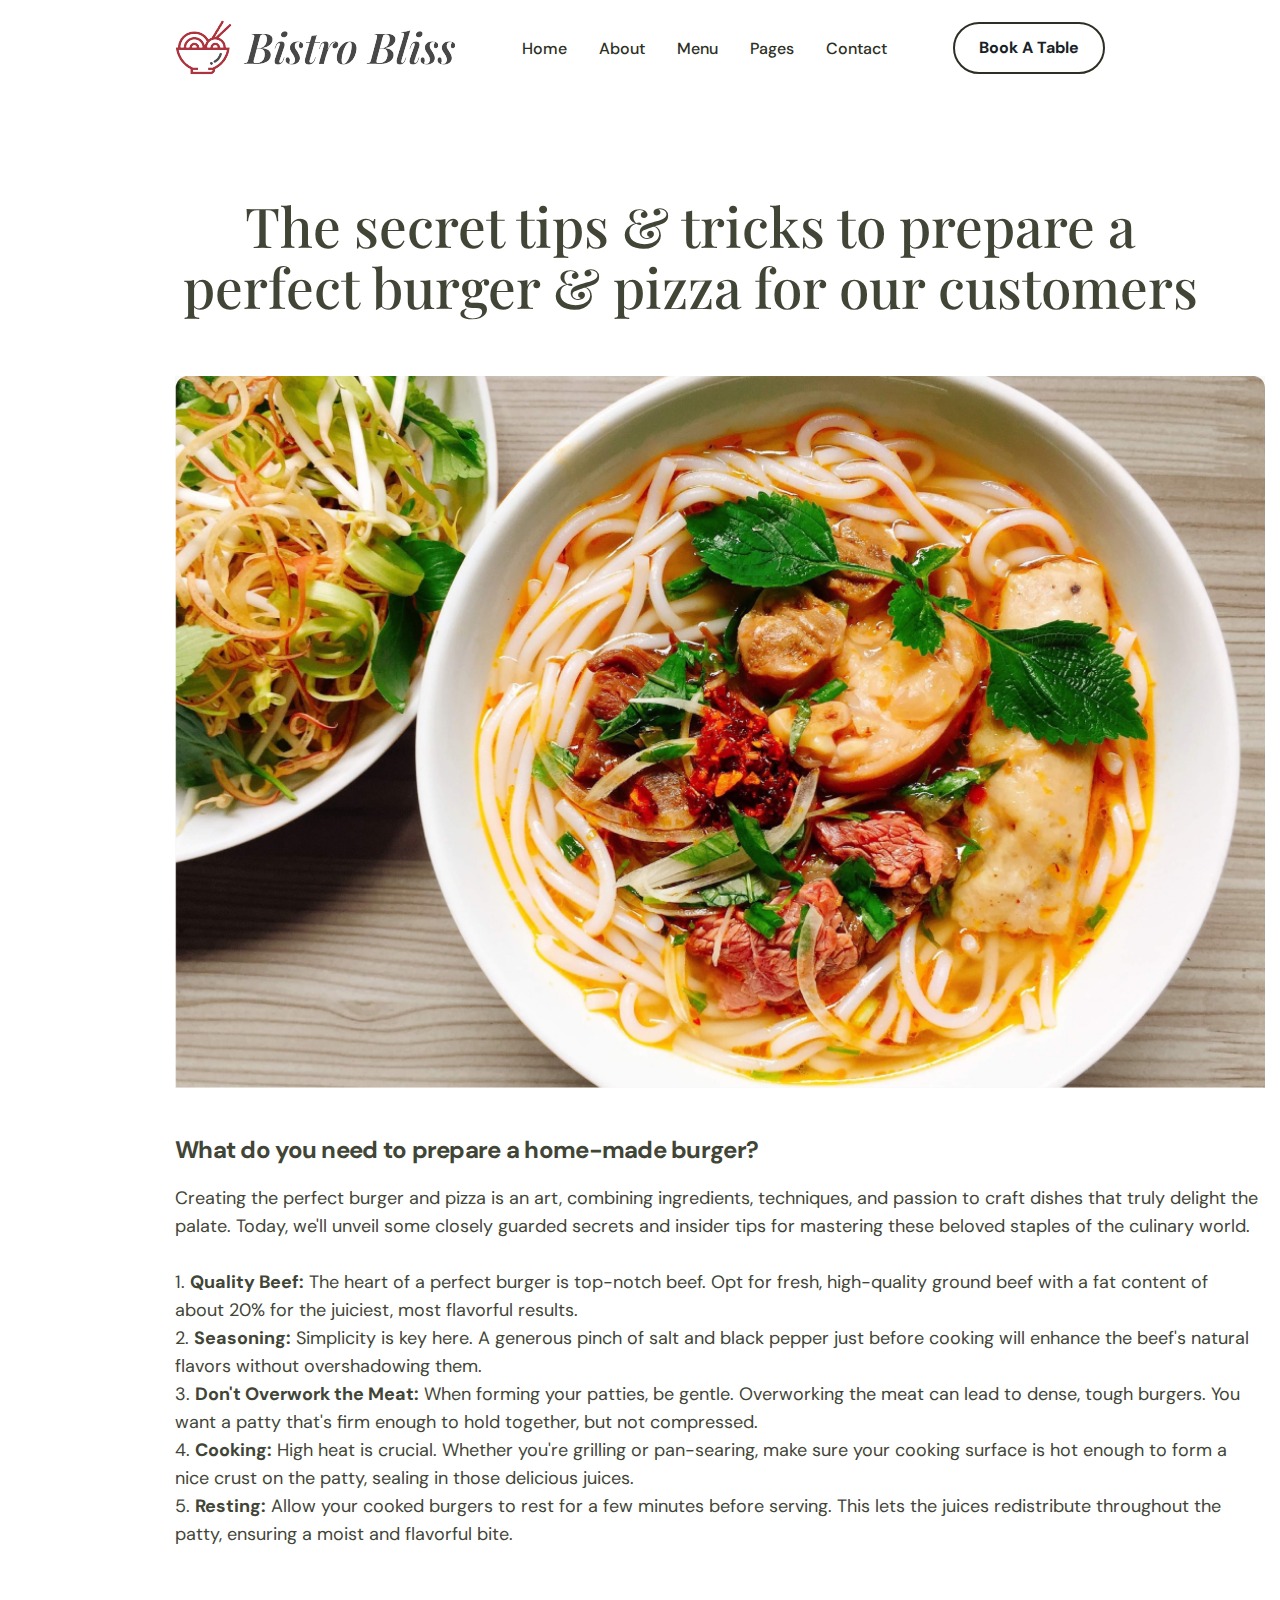
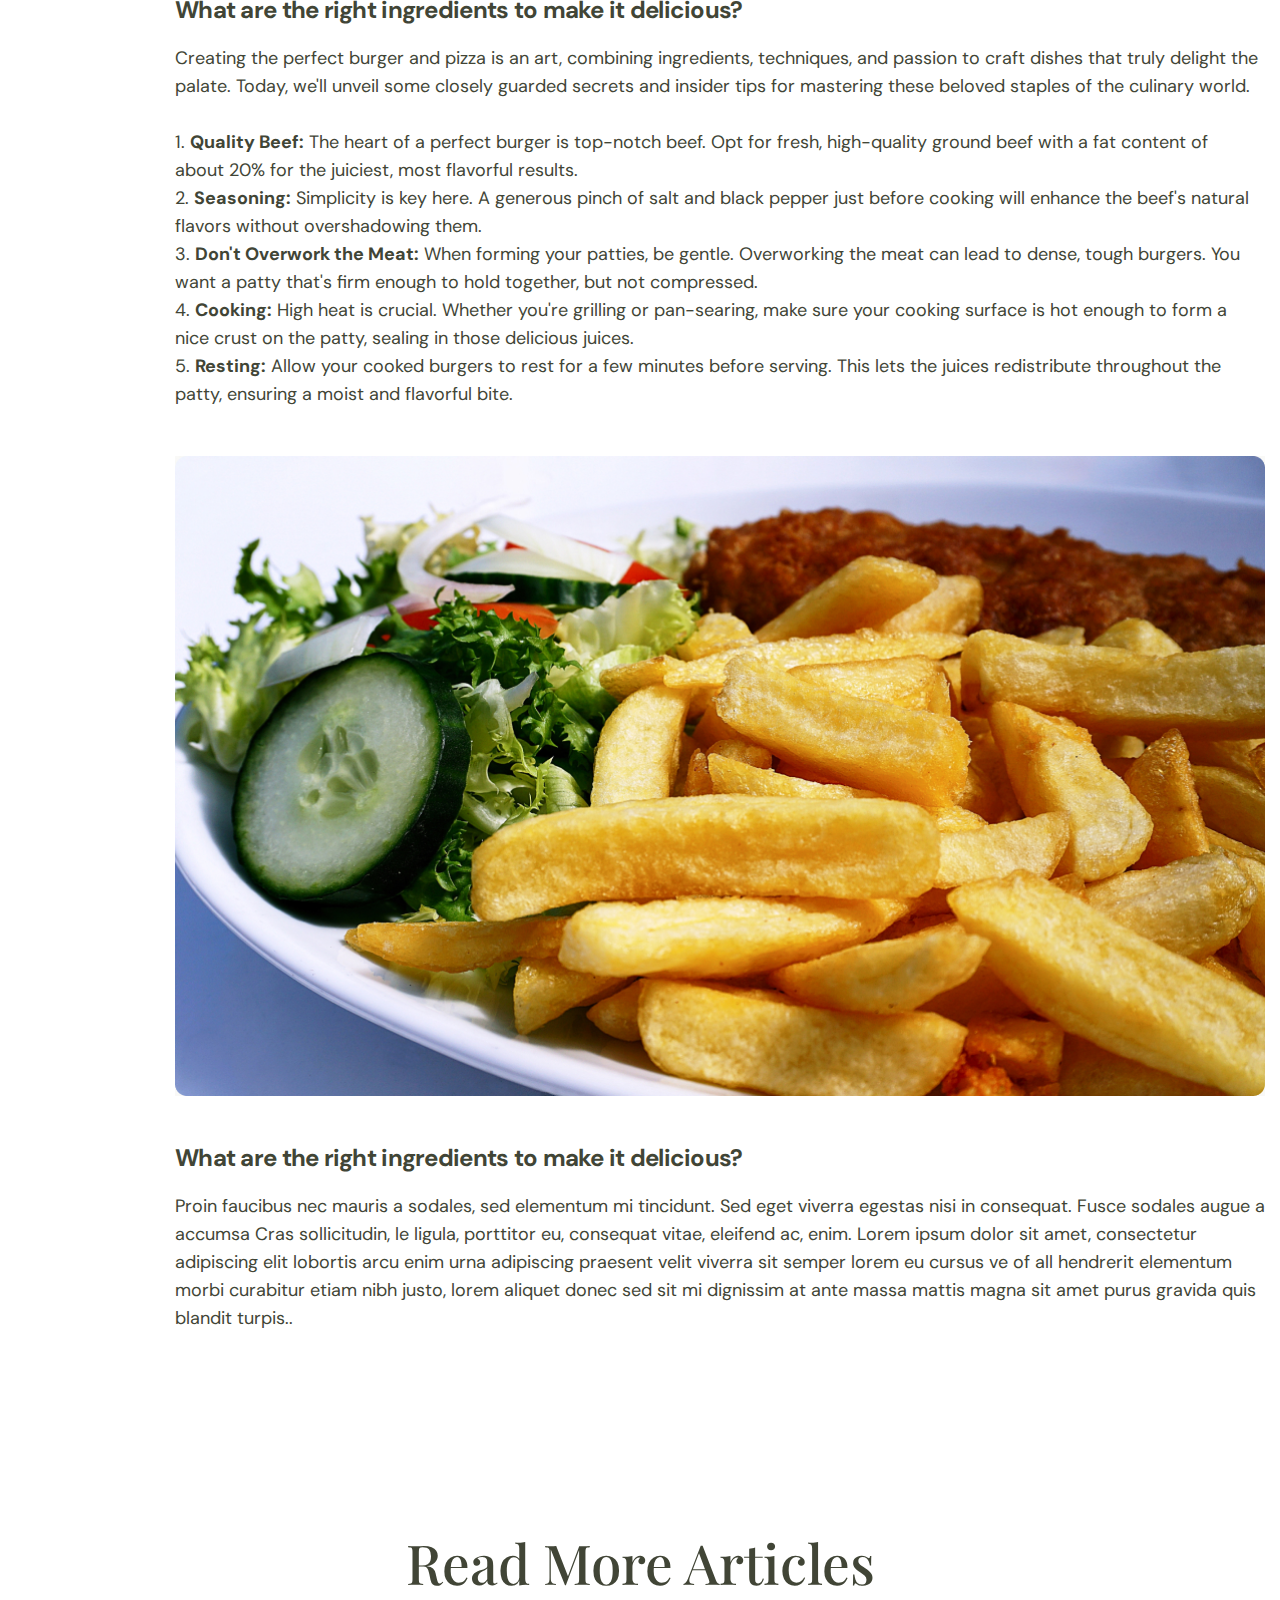
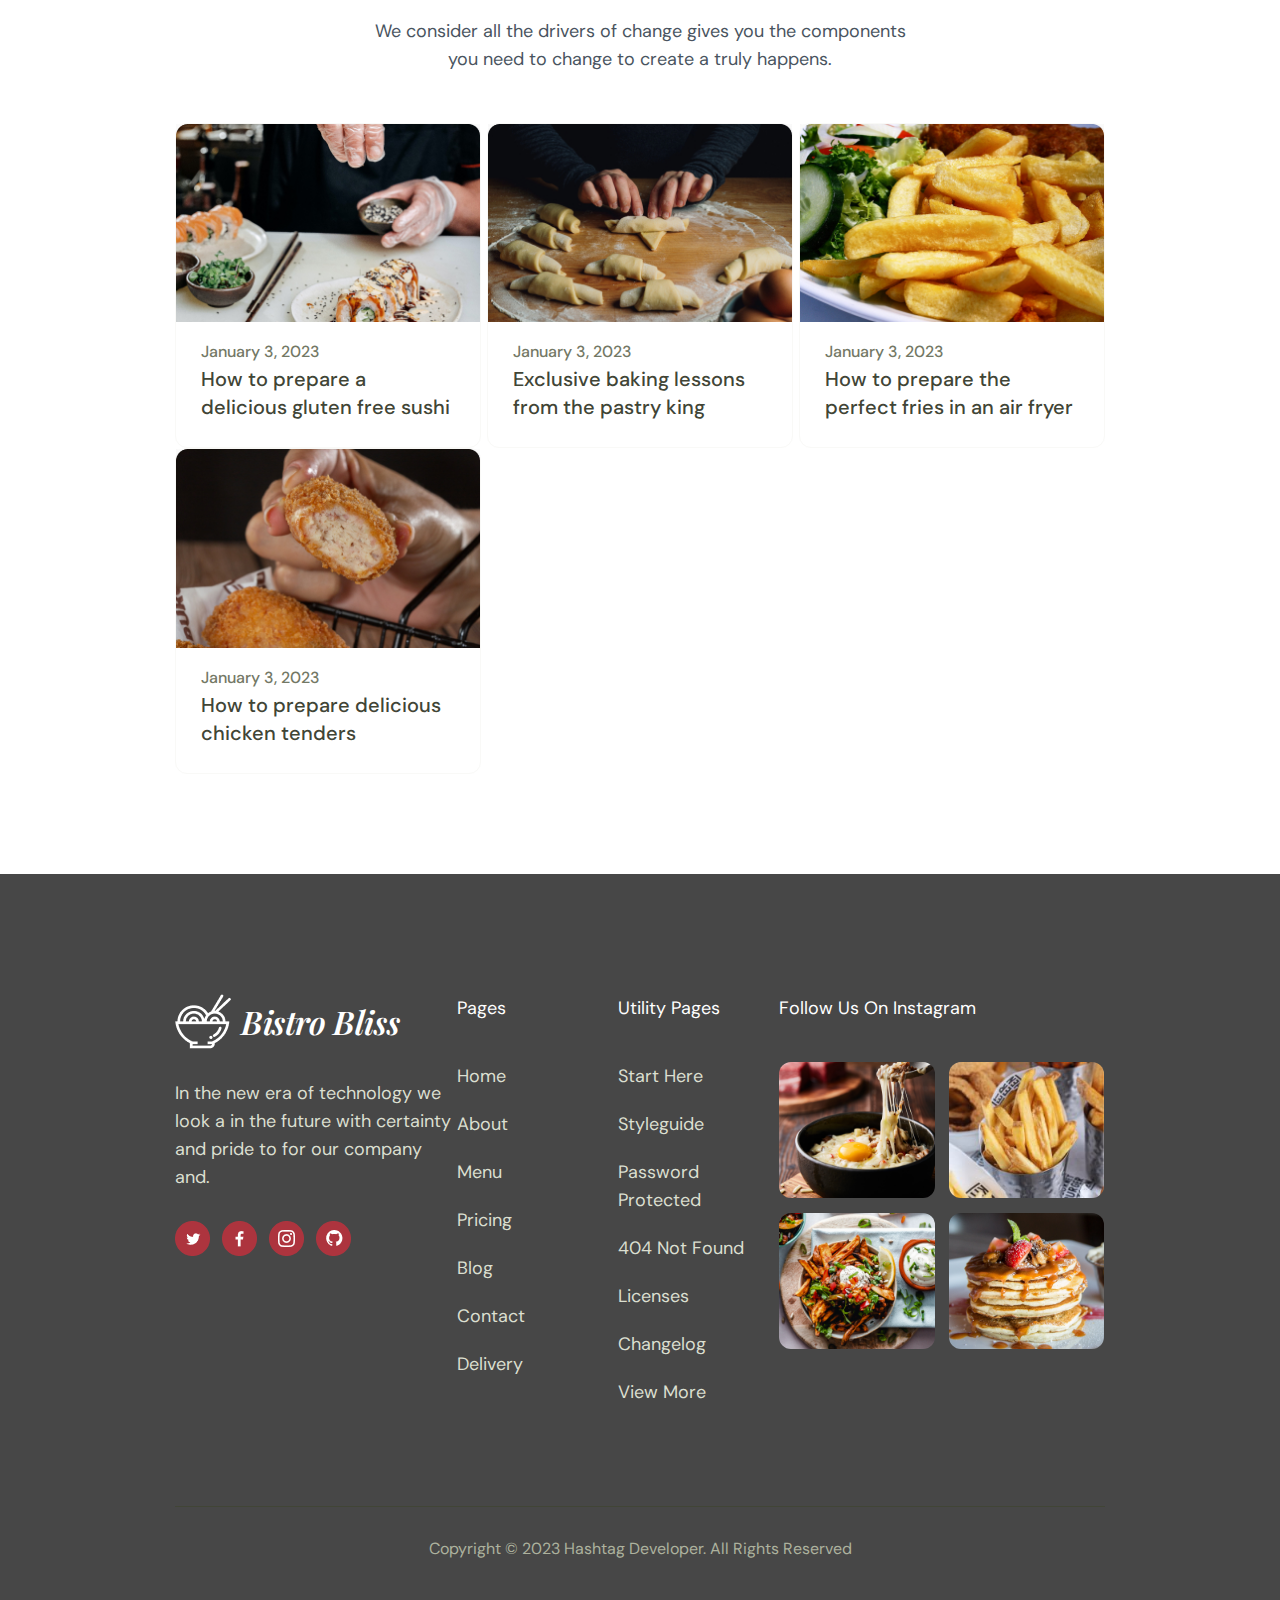
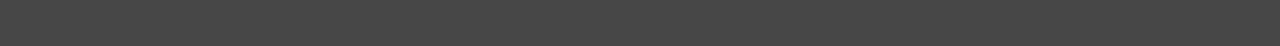
<file: blog-details.html>
<!DOCTYPE html>
<html lang="en">

<head>
	<meta charset="UTF-8">
	<title>Bistro Bliss</title>
	<meta name="viewport" content="width=device-width, initial-scale=1.0">
	<link rel="apple-touch-icon" sizes="180x180" href="img/favicon/apple-touch-icon.png">
	<link rel="icon" type="image/png" sizes="32x32" href="img/favicon/favicon-32x32.png">
	<link rel="icon" type="image/png" sizes="16x16" href="img/favicon/favicon-16x16.png">
	<link href="https://fonts.googleapis.com/css2?family=DM+Sans:opsz,wght@9..40,400;9..40,700&family=Playfair+Display:ital,wght@0,400;0,500;1,600&display=swap" rel="stylesheet">
	<link rel="stylesheet" href="css/style.css">
	<link rel="stylesheet" href="css/media.css">
</head>

<body>
	<header>
		<div class="container">
			<div class="head flex">
				<a href="index.html" class="head_logo">
					<img src="img/Logo.png" alt="">
				</a>
				<nav>
					<ul class="menu flex">
						<li><a href="index.html">Home</a></li>
						<li><a href="about.html">About</a></li>
						<li><a href="menu.html">Menu</a></li>
						<li><a href="pages.html">Pages</a></li>
						<li><a href="contact.html">Contact</a></li>
					</ul>
				</nav>
				<a href="book.html" class="btn">Book A Table</a>
			</div>
		</div>
	</header>
	<section class="detail1">
		<div class="container">
			<h2 class="detail_tit">The secret tips & tricks to prepare a perfect burger & pizza for our customers</h2>
			<div class="text">
				<img src="/img/blogdetails/1.jpg" alt="">
				<div class="text1">
					<h3 class="txt_tit">What do you need to prepare a home-made burger?</h3>
					<p class="txt_txt">Creating the perfect burger and pizza is an art, combining ingredients, techniques, and passion to craft dishes that truly delight the palate. Today, we'll unveil some closely guarded secrets and insider tips for mastering these beloved staples of the culinary world.<br><br>
						<ul class="count">
						<li>1. <b>Quality Beef:</b> The heart of a perfect burger is top-notch beef. Opt for fresh, high-quality ground beef with a fat content of about 20% for the juiciest, most flavorful results.</li>
						<li>2. <b>Seasoning:</b> Simplicity is key here. A generous pinch of salt and black pepper just before cooking will enhance the beef's natural flavors without overshadowing them.
						<li>3. <b>Don't Overwork the Meat:</b> When forming your patties, be gentle. Overworking the meat can lead to dense, tough burgers. You want a patty that's firm enough to hold together, but not compressed.</li>
						<li>4. <b>Cooking:</b> High heat is crucial. Whether you're grilling or pan-searing, make sure your cooking surface is hot enough to form a nice crust on the patty, sealing in those delicious juices.</li>
						<li>5. <b>Resting:</b> Allow your cooked burgers to rest for a few minutes before serving. This lets the juices redistribute throughout the patty, ensuring a moist and flavorful bite.</p></li>
					</ul>
				</div>
				<div class="text2">
					<h3 class="txt_tit">What are the right ingredients to make it delicious?</h3>
					<p class="txt_txt">Creating the perfect burger and pizza is an art, combining ingredients, techniques, and passion to craft dishes that truly delight the palate. Today, we'll unveil some closely guarded secrets and insider tips for mastering these beloved staples of the culinary world.<br><br>
						<ul class="count">
							<li>1. <b>Quality Beef:</b> The heart of a perfect burger is top-notch beef. Opt for fresh, high-quality ground beef with a fat content of about 20% for the juiciest, most flavorful results.</li>
							<li>2. <b>Seasoning:</b> Simplicity is key here. A generous pinch of salt and black pepper just before cooking will enhance the beef's natural flavors without overshadowing them.
							<li>3. <b>Don't Overwork the Meat:</b> When forming your patties, be gentle. Overworking the meat can lead to dense, tough burgers. You want a patty that's firm enough to hold together, but not compressed.</li>
							<li>4. <b>Cooking:</b> High heat is crucial. Whether you're grilling or pan-searing, make sure your cooking surface is hot enough to form a nice crust on the patty, sealing in those delicious juices.</li>
							<li>5. <b>Resting:</b> Allow your cooked burgers to rest for a few minutes before serving. This lets the juices redistribute throughout the patty, ensuring a moist and flavorful bite.</p></li>
						</ul>
				</div>
				<img src="/img/blogdetails/2.jpg" alt="">
				<div class="text3">
					<h3 class="txt_tit">What are the right ingredients to make it delicious?</h3>
					<p class="txt_txt">Proin faucibus nec mauris a sodales, sed elementum mi tincidunt. Sed eget viverra egestas nisi in consequat. Fusce sodales augue a accumsa Cras sollicitudin, le ligula, porttitor eu, consequat vitae, eleifend ac, enim. Lorem ipsum dolor sit amet, consectetur adipiscing elit lobortis arcu enim urna adipiscing praesent velit viverra sit semper lorem eu cursus ve of all hendrerit elementum morbi curabitur etiam nibh justo, lorem aliquet donec sed sit mi dignissim at ante massa mattis magna sit amet purus gravida quis blandit turpis..</p>
				</div>
			</div>
		</div>
	</section>
	<section class="detail2">
		<div class="container">
			<h2 class="detail2_tit">Read More Articles</h2>
			<p class="menumain_txt">We consider all the drivers of change gives you the components you need to change to create a truly happens.</p>
			<div class="d_cards flex">
				<div class="d_card">
					<div class="d_img">
						<img src="/img/blogdetails/3.jpg" alt="">
					</div>
					<div class="d_info">
					 <span class="blog_date">January 3, 2023</span>
					 <h3 class="d_tit">How to prepare a delicious gluten free sushi</h3>
				    </div>
				</div>

				<div class="d_card">
					<div class="d_img">
						<img src="/img/blogdetails/4.jpg" alt="">
					</div>
					<div class="d_info">
					<span class="blog_date">January 3, 2023</span>
					<h3 class="d_tit">Exclusive baking lessons from the pastry king</h3>
				    </div>
				</div>
				<div class="d_card">
					<div class="d_img">
						<img src="/img/blogdetails/5.jpg" alt="">
					</div>
					<div class="d_info">
					<span class="blog_date">January 3, 2023</span>
					<h3 class="d_tit">How to prepare the perfect fries in an air fryer</h3>
				    </div>
				</div>

				<div class="d_card">
					<div class="d_img">
						<img src="/img/blogdetails/6.jpg" alt="">
					</div>
					<div class="d_info">
					<span class="blog_date">January 3, 2023</span>
					<h3 class="d_tit">How to prepare delicious chicken tenders</h3>
				    </div>
				</div>
			</div>
		</div>
	</section>
	<footer>
		<div class="container">
		<div class="footer_big flex">
			<div class="footer_left">
				<a href="index.html" class="footer_logo">
					<img src="/img/footerlogo.png" alt="">
					<p><nobr>Bistro Bliss</nobr></p>
				</a>
				<p class="footer_txt">In the new era of technology we look a in the future with certainty and pride to for our company and.</p>
				<div class="footer_icons">
					<a href="https://twitter.com" class="footer_ic">
						<img src="/img/fic1.png" alt="">
					</a>
					<a href="https://www.facebook.com/" class="footer_ic">
						<img src="/img/fic2.png" alt="">
					</a>
					<a href="https://www.instagram.com/" class="footer_ic">
						<img src="/img/fic3.png" alt="">
					</a>
					<a href="https://github.com" class="footer_ic">
						<img src="/img/fic4.png" alt="">
					</a>
				</div>
			</div>
			<div class="footer_nav">
				<span class="footer_tit">Pages</span>
				<ul class="footer_list">
					<li><a href="index.html">Home</a></li>
					<li><a href="about.html">About</a></li>
					<li><a href="menu.html">Menu</a></li>
					<li><a href="">Pricing</a></li>
					<li><a href="pages.html">Blog</a></li>
					<li><a href="contact.html">Contact</a></li>
					<li><a href="">Delivery</a></li>
				</ul>
			</div>
			<div class="footer_nav">
				<span class="footer_tit">Utility Pages</span>
				<ul class="footer_list">
					<li><a href="">Start Here</a></li>
					<li><a href="">Styleguide</a></li>
					<li><a href="">Password Protected</a></li>
					<li><a href="">404 Not Found</a></li>
					<li><a href="">Licenses</a></li>
					<li><a href="">Changelog</a></li>
					<li><a href="">View More</a></li>
				</ul>
			</div>
			<div class="footer_right">
				<span class="footer_tit">Follow Us On Instagram</span>
				<div class="footer_imges flex">
					<div class="footer_img">
						<img src="/img/footer2.png" alt="">
					</div>
					<div class="footer_img">
						<img src="/img/footer1.jpg" alt="">
					</div>
					<div class="footer_img">
						<img src="/img/footer3.png" alt="">
					</div>
					<div class="footer_img">
						<img src="/img/footer4.png" alt="">
					</div>
				</div>
			</div>
		</div>
		<p class="footer_copy">Copyright © 2023 Hashtag Developer. All Rights Reserved</p>
		</div>
	</footer>


	<script src="js/core.js"></script>

</body>

</html>
</file>
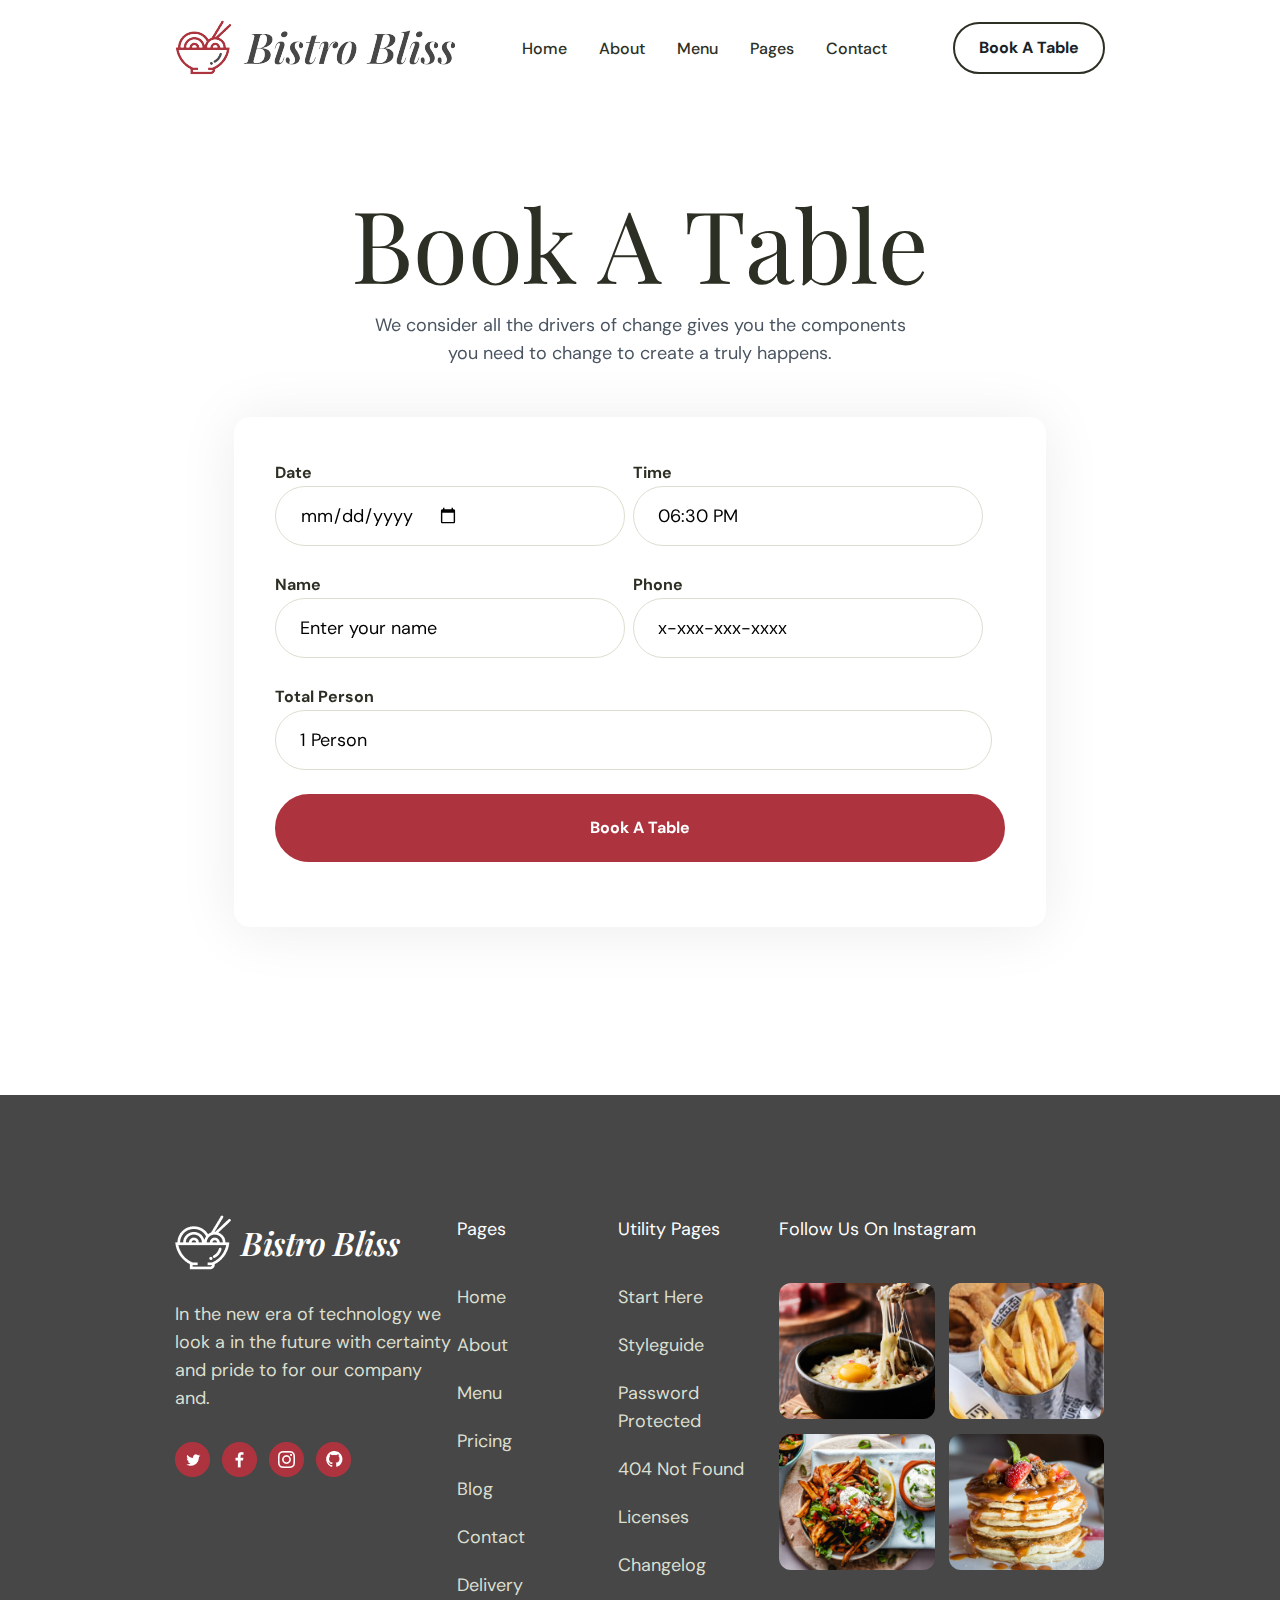
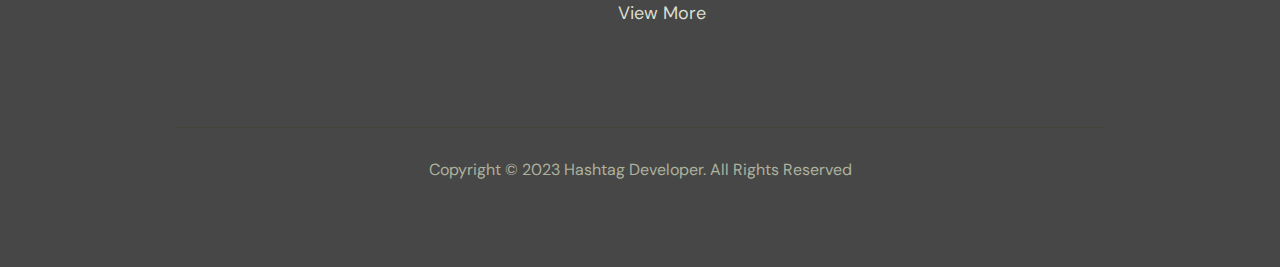
<file: book.html>
<!DOCTYPE html>
<html lang="en">

<head>
	<meta charset="UTF-8">
	<title>Bistro Bliss</title>
	<meta name="viewport" content="width=device-width, initial-scale=1.0">
	<link rel="apple-touch-icon" sizes="180x180" href="img/favicon/apple-touch-icon.png">
	<link rel="icon" type="image/png" sizes="32x32" href="img/favicon/favicon-32x32.png">
	<link rel="icon" type="image/png" sizes="16x16" href="img/favicon/favicon-16x16.png">
	<link href="https://fonts.googleapis.com/css2?family=DM+Sans:opsz,wght@9..40,400;9..40,700&family=Playfair+Display:ital,wght@0,400;0,500;1,600&display=swap" rel="stylesheet">
	<link rel="stylesheet" href="css/style.css">
	<link rel="stylesheet" href="css/media.css">
</head>

<body>
	<header>
		<div class="container">
			<div class="head flex">
				<a href="index.html" class="head_logo">
					<img src="img/Logo.png" alt="">
				</a>
				<nav>
					<ul class="menu flex">
						<li><a href="index.html">Home</a></li>
						<li><a href="about.html">About</a></li>
						<li><a href="menu.html">Menu</a></li>
						<li><a href="pages.html">Pages</a></li>
						<li><a href="contact.html">Contact</a></li>
					</ul>
				</nav>
				<a href="book.html" class="btn">Book A Table</a>
			</div>
		</div>
	</header>
	<section class="form_wrap">
		<div class="container">
			<h2 class="main3_tit">Book A Table</h2>
			<p class="menumain_txt">We consider all the drivers of change gives you the components you need to change to create a truly happens.</p>
		</div>
		<div class="input">
			<form action="#">
				<div class="row">
					<div class="user_details">
						<div class="input_box">
							<span class="details">Date</span>
							<input type="date" class="inbtn" placeholder="04/01/2021" >
						</div>
					</div>
					<div class="user_details">
						<div class="input_box">
							<span class="details">Time</span>
							<input type="" class="inbtn" placeholder="06:30 PM" >
						</div>
					</div>
				</div>
				<div class="row">
					<div class="user_details">
						<div class="input_box">
							<span class="details">Name</span>
							<input type="text" class="inbtn" placeholder="Enter your name" >
						</div>
					</div>
					<div class="user_details">
						<div class="input_box">
							<span class="details">Phone</span>
							<input type="tel" class="inbtn" placeholder="x-xxx-xxx-xxxx" >
						</div>
					</div>
				</div>
				<div class="user_details">
					<div class="input_box">
						<span class="details">Total Person</span>
						<input type="text"   class="inbtn_i inbtn" placeholder="1 Person" >
					</div>
				</div>
				<div class="user_details">
					<div class="input_box">
						<a href=""  class="btn btn__red">Book A Table</a>
					</div>
				</div>
			</form>
		</div>

	</section>

	<section class="map">
		<iframe src="https://yandex.ru/map-widget/v1/?um=constructor%3A9c2a8a4f69198ded30cbe53f8972f1db88928c126e6af59c9a52fe68ddcf111e&amp;source=constructor" width="100%" height="400" frameborder="0"></iframe>
	</section>

	

	<footer>
		<div class="container">
		<div class="footer_big flex">
			<div class="footer_left">
				<a href="index.html" class="footer_logo">
					<img src="/img/footerlogo.png" alt="">
					<p><nobr>Bistro Bliss</nobr></p>
				</a>
				<p class="footer_txt">In the new era of technology we look a in the future with certainty and pride to for our company and.</p>
				<div class="footer_icons">
					<a href="https://twitter.com" class="footer_ic">
						<img src="/img/fic1.png" alt="">
					</a>
					<a href="https://www.facebook.com/" class="footer_ic">
						<img src="/img/fic2.png" alt="">
					</a>
					<a href="https://www.instagram.com/" class="footer_ic">
						<img src="/img/fic3.png" alt="">
					</a>
					<a href="https://github.com" class="footer_ic">
						<img src="/img/fic4.png" alt="">
					</a>
				</div>
			</div>
			<div class="footer_nav">
				<span class="footer_tit">Pages</span>
				<ul class="footer_list">
					<li><a href="index.html">Home</a></li>
					<li><a href="about.html">About</a></li>
					<li><a href="menu.html">Menu</a></li>
					<li><a href="">Pricing</a></li>
					<li><a href="pages.html">Blog</a></li>
					<li><a href="contact.html">Contact</a></li>
					<li><a href="">Delivery</a></li>
				</ul>
			</div>
			<div class="footer_nav">
				<span class="footer_tit">Utility Pages</span>
				<ul class="footer_list">
					<li><a href="">Start Here</a></li>
					<li><a href="">Styleguide</a></li>
					<li><a href="">Password Protected</a></li>
					<li><a href="">404 Not Found</a></li>
					<li><a href="">Licenses</a></li>
					<li><a href="">Changelog</a></li>
					<li><a href="">View More</a></li>
				</ul>
			</div>
			<div class="footer_right">
				<span class="footer_tit">Follow Us On Instagram</span>
				<div class="footer_imges flex">
					<div class="footer_img">
						<img src="/img/footer2.png" alt="">
					</div>
					<div class="footer_img">
						<img src="/img/footer1.jpg" alt="">
					</div>
					<div class="footer_img">
						<img src="/img/footer3.png" alt="">
					</div>
					<div class="footer_img">
						<img src="/img/footer4.png" alt="">
					</div>
				</div>
			</div>
		</div>
		<p class="footer_copy">Copyright © 2023 Hashtag Developer. All Rights Reserved</p>
		</div>
	</footer>


	<script src="js/core.js"></script>

</body>

</html>
</file>
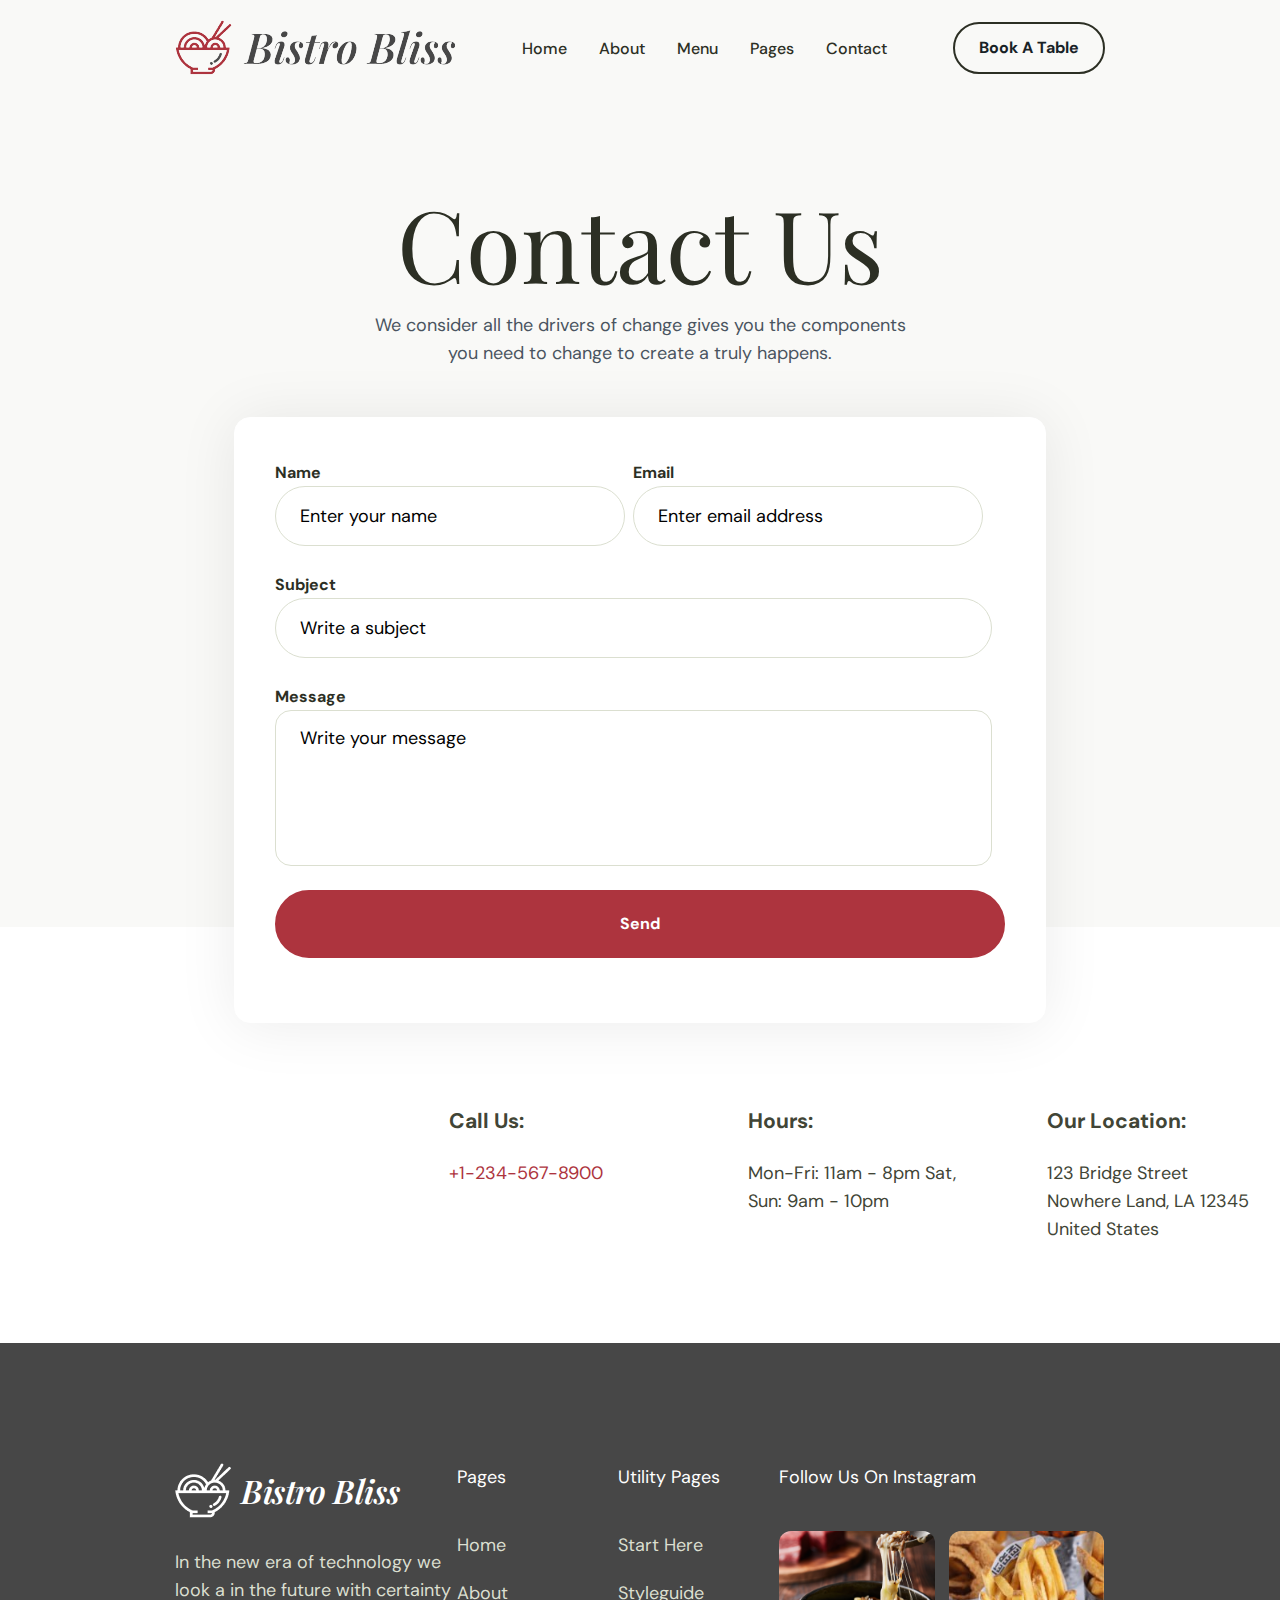
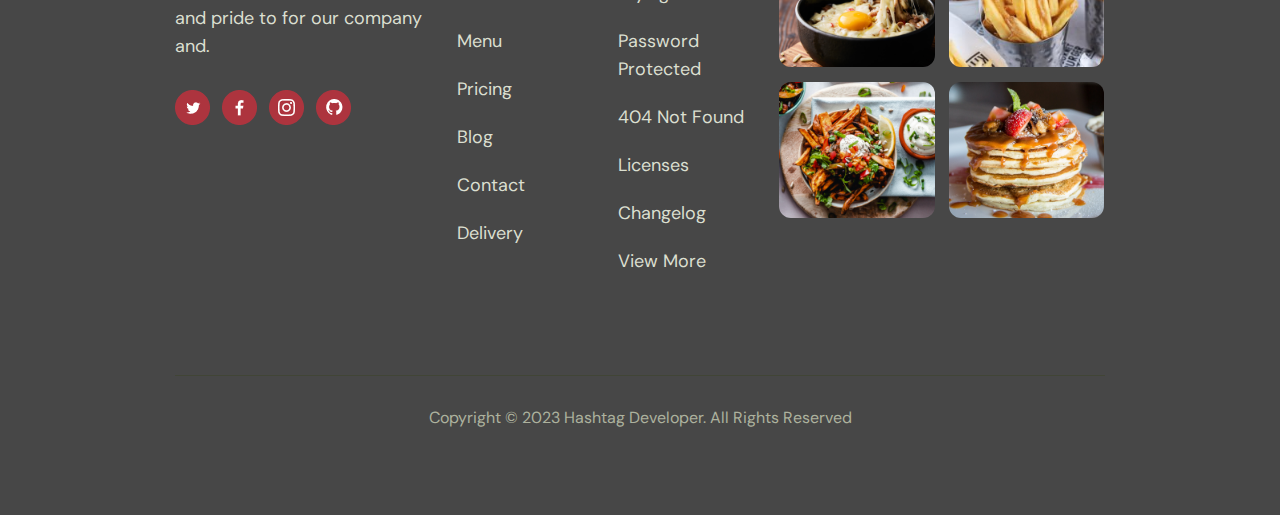
<file: contact.html>
<!DOCTYPE html>
<html lang="en">

<head>
	<meta charset="UTF-8">
	<title>Bistro Bliss</title>
	<meta name="viewport" content="width=device-width, initial-scale=1.0">
	<link rel="apple-touch-icon" sizes="180x180" href="img/favicon/apple-touch-icon.png">
	<link rel="icon" type="image/png" sizes="32x32" href="img/favicon/favicon-32x32.png">
	<link rel="icon" type="image/png" sizes="16x16" href="img/favicon/favicon-16x16.png">
	<link href="https://fonts.googleapis.com/css2?family=DM+Sans:opsz,wght@9..40,400;9..40,700&family=Playfair+Display:ital,wght@0,400;0,500;1,600&display=swap" rel="stylesheet">
	<link rel="stylesheet" href="css/style.css">
	<link rel="stylesheet" href="css/media.css">
</head>

<body>
	<div class="grey">

	</div>
	<header>
		<div class="container">
			<div class="head flex">
				<a href="index.html" class="head_logo">
					<img src="img/Logo.png" alt="">
				</a>
				<nav>
					<ul class="menu flex">
						<li><a href="index.html">Home</a></li>
						<li><a href="about.html">About</a></li>
						<li><a href="menu.html">Menu</a></li>
						<li><a href="pages.html">Pages</a></li>
						<li><a href="contacts.html">Contact</a></li>
					</ul>
				</nav>
				<a href="book.html" class="btn">Book A Table</a>
			</div>
		</div>
	</header>

	<section class="contact">
		<div class="container">
		     	<h2 class="main3_tit">Contact Us</h2>
			    <p class="menumain_txt">We consider all the drivers of change gives you the components you need to change to create a truly happens.</p>
				<div class="input">
					<form action="#">
						<div class="row">
							<div class="user_details">
								<div class="input_box">
									<span class="details">Name</span>
									<input type="text" class="inbtn" placeholder="Enter your name" >
								</div>
							</div>
							<div class="user_details">
								<div class="input_box">
									<span class="details">Email</span>
									<input type="email" class="inbtn" placeholder="Enter email address" >
								</div>
							</div>
						</div>
						<div class="user_details">
							<div class="input_box">
								<span class="details">Subject</span>
								<input type="text"  class="inbtn_i inbtn" placeholder="Write a subject" >
							</div> 
						</div>
						<div class="user_details">
							<div class="input_box">
								<span class="details">Message</span>
								<input type="text"   class="inbtn_il inbtn" placeholder="Write your message" >
							</div>
						</div>
						<div class="user_details">
							<div class="input_box">
								<a href=""  class="btn btn__red">Send</a>
							</div>
						</div>
					</form>
				</div>
		 <div class="contact_info">
			<div class="frame">
				<h3 class="fr_tit">Call Us:</h3>
				<a href="tel:+12345678900" class="fr_tel">+1-234-567-8900</a>
			</div>
			<div class="frame">
				<h3 class="fr_tit">Hours:</h3>
				<p class="fr_txt">Mon-Fri: 11am - 8pm Sat, Sun: 9am - 10pm</p>
			</div>
			<div class="frame">
				<h3 class="fr_tit">Our Location:</h3>
				<a href="https://www.google.com/maps/search/123+Bridge+Street+Nowhere+Land,+LA+12345+United+States/@34.0522429,-118.2199081,17z/data=!3m1!4b1?entry=ttu" class="fr_txt"> 123 Bridge Street Nowhere Land, LA 12345 United States</a>
			</div>
		 </div>
		</div>
	</section>

	<footer>
		<div class="container">
		<div class="footer_big flex">
			<div class="footer_left">
				<a href="index.html" class="footer_logo">
					<img src="/img/footerlogo.png" alt="">
					<p><nobr>Bistro Bliss</nobr></p>
				</a>
				<p class="footer_txt">In the new era of technology we look a in the future with certainty and pride to for our company and.</p>
				<div class="footer_icons">
					<a href="https://twitter.com" class="footer_ic">
						<img src="/img/fic1.png" alt="">
					</a>
					<a href="https://www.facebook.com/" class="footer_ic">
						<img src="/img/fic2.png" alt="">
					</a>
					<a href="https://www.instagram.com/" class="footer_ic">
						<img src="/img/fic3.png" alt="">
					</a>
					<a href="https://github.com" class="footer_ic">
						<img src="/img/fic4.png" alt="">
					</a>
				</div>
			</div>
			<div class="footer_nav">
				<span class="footer_tit">Pages</span>
				<ul class="footer_list">
					<li><a href="index.html">Home</a></li>
					<li><a href="about.html">About</a></li>
					<li><a href="menu.html">Menu</a></li>
					<li><a href="">Pricing</a></li>
					<li><a href="pages.html">Blog</a></li>
					<li><a href="contact.html">Contact</a></li>
					<li><a href="">Delivery</a></li>
				</ul>
			</div>
			<div class="footer_nav">
				<span class="footer_tit">Utility Pages</span>
				<ul class="footer_list">
					<li><a href="">Start Here</a></li>
					<li><a href="">Styleguide</a></li>
					<li><a href="">Password Protected</a></li>
					<li><a href="">404 Not Found</a></li>
					<li><a href="">Licenses</a></li>
					<li><a href="">Changelog</a></li>
					<li><a href="">View More</a></li>
				</ul>
			</div>
			<div class="footer_right">
				<span class="footer_tit">Follow Us On Instagram</span>
				<div class="footer_imges flex">
					<div class="footer_img">
						<img src="/img/footer2.png" alt="">
					</div>
					<div class="footer_img">
						<img src="/img/footer1.jpg" alt="">
					</div>
					<div class="footer_img">
						<img src="/img/footer3.png" alt="">
					</div>
					<div class="footer_img">
						<img src="/img/footer4.png" alt="">
					</div>
				</div>
			</div>
		</div>
		<p class="footer_copy">Copyright © 2023 Hashtag Developer. All Rights Reserved</p>
		</div>
	</footer>


	<script src="js/core.js"></script>

</body>

</html>
</file>
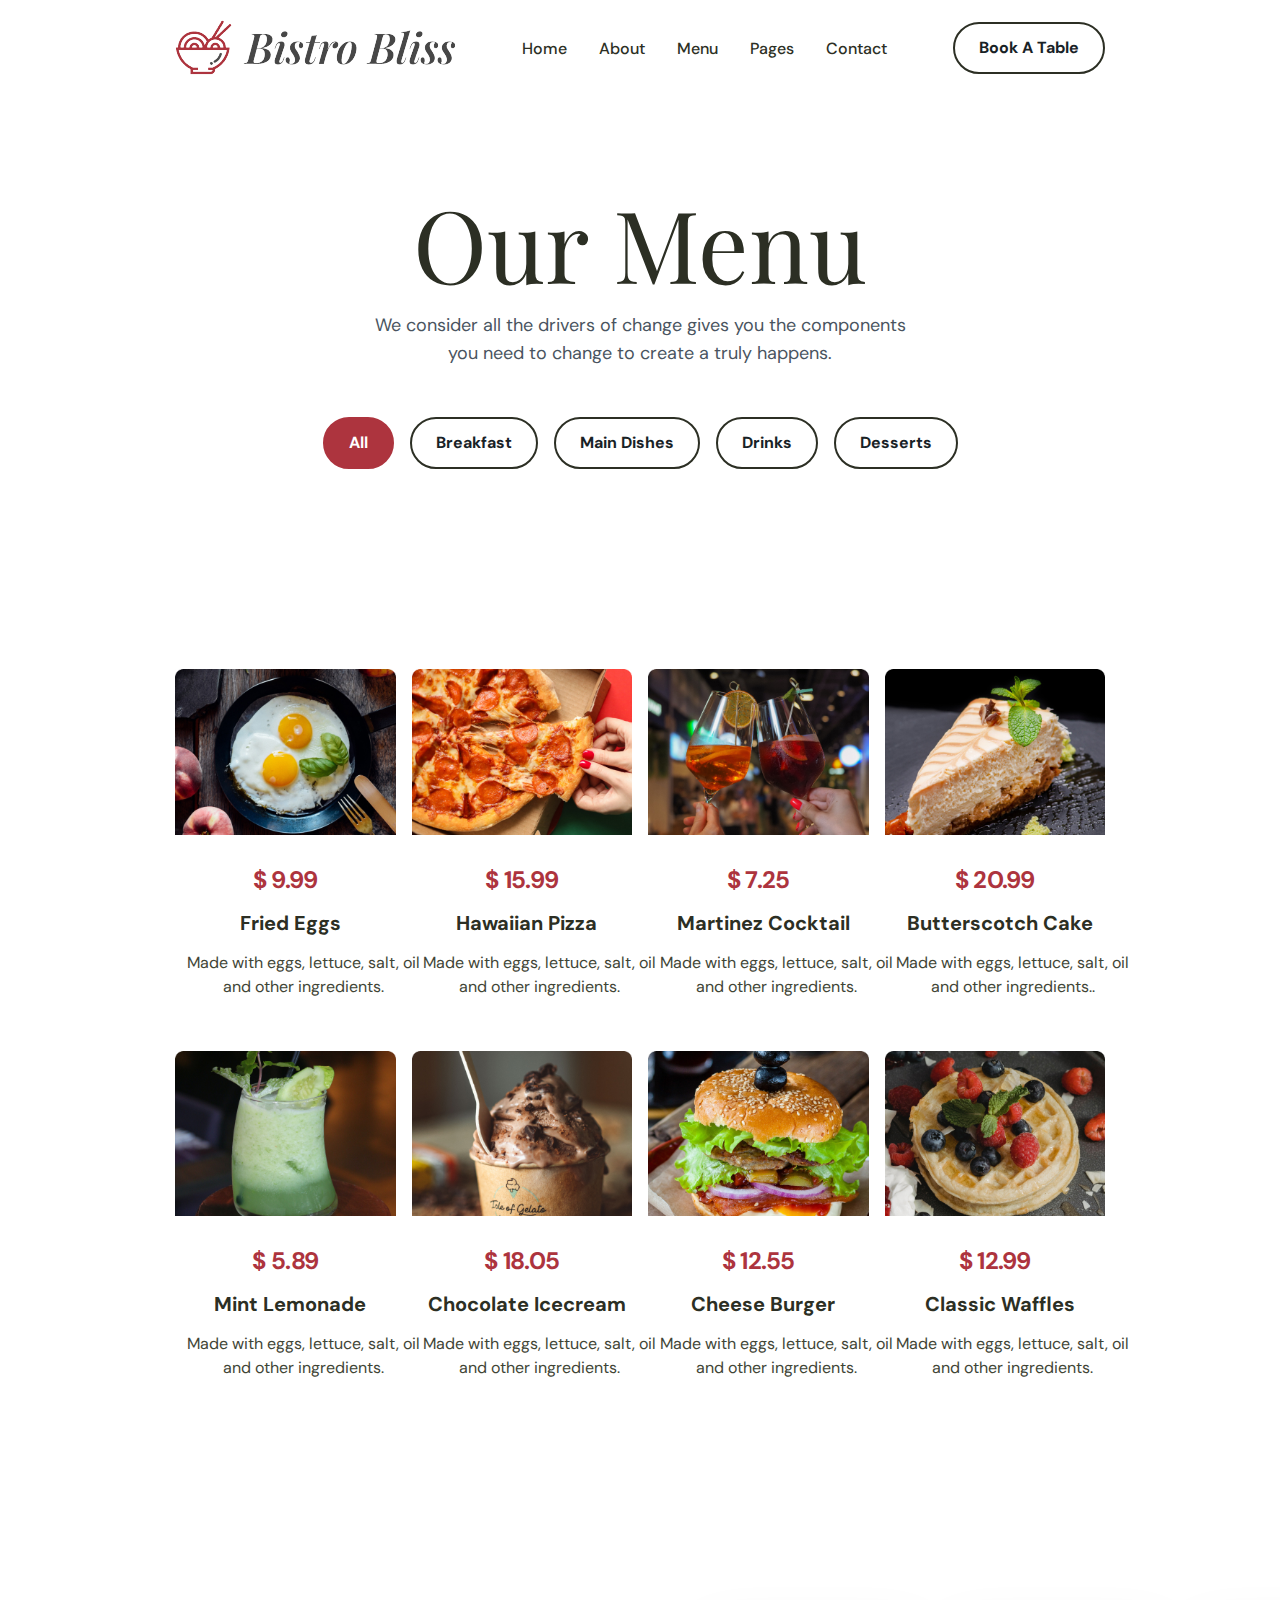
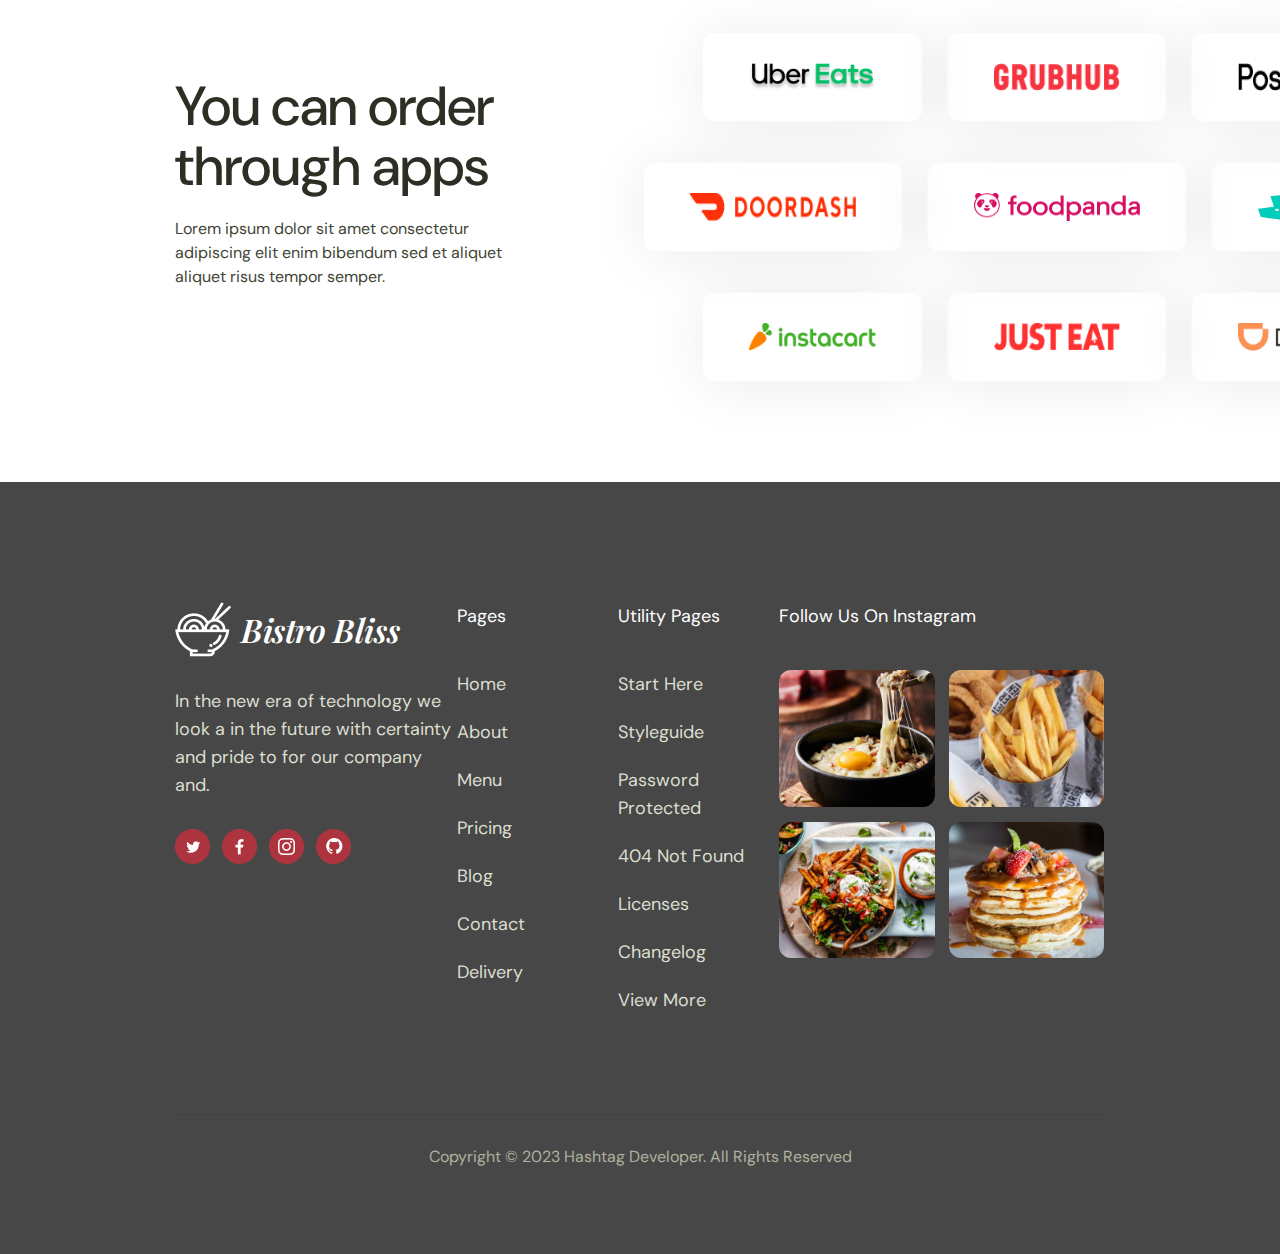
<file: menu.html>
<!DOCTYPE html>
<html lang="en">

<head>
	<meta charset="UTF-8">
	<title>Bistro Bliss</title>
	<meta name="viewport" content="width=device-width, initial-scale=1.0">
	<link rel="apple-touch-icon" sizes="180x180" href="img/favicon/apple-touch-icon.png">
	<link rel="icon" type="image/png" sizes="32x32" href="img/favicon/favicon-32x32.png">
	<link rel="icon" type="image/png" sizes="16x16" href="img/favicon/favicon-16x16.png">
	<link href="https://fonts.googleapis.com/css2?family=DM+Sans:opsz,wght@9..40,400;9..40,700&family=Playfair+Display:ital,wght@0,400;0,500;1,600&display=swap" rel="stylesheet">
	<link rel="stylesheet" href="css/style.css">
	<link rel="stylesheet" href="css/media.css">
</head>

<body>
	<header>
		<div class="container">
			<div class="head flex">
				<a href="index.html" class="head_logo">
					<img src="img/Logo.png" alt="">
				</a>
				<nav>
					<ul class="menu flex">
						<li><a href="index.html">Home</a></li>
						<li><a href="about.html">About</a></li>
						<li><a href="menu.html">Menu</a></li>
						<li><a href="pages.html">Pages</a></li>
						<li><a href="contact.html">Contact</a></li>
					</ul>
				</nav>
				<a href="book.html" class="btn">Book A Table</a>
			</div>
		</div>
	</header>

	<section class="main3">
		<div class="container">
			<h2 class="main3_tit">Our Menu</h2>
			<p class="menumain_txt">We consider all the drivers of change gives you the components you need to change to create a truly happens.</p>
			<div class="main_btns">
				<a href="" class="btn btn__red">All</a>
				<a href="" class="btn">Breakfast</a>
                <a href="" class="btn">Main Dishes</a>
                <a href="" class="btn">Drinks</a>
                <a href="" class="btn">Desserts</a>
			</div>
		</div>
	</section>

    <section class="menu">
		<div class="container">
			<div class="menu_cards flex">
				<div class="menu_card">
					<div class="menu_img">
						<img src="/img/menu/1.jpg" alt="">
					</div>
                    <p class="price">$ 9.99</p>
					<h3 class="menu_tit">Fried Eggs</h3>
					<p class="menu_txt">Made with eggs, lettuce, salt, oil and other ingredients.</p>
				</div>

				<div class="menu_card">
					<div class="menu_img">
						<img src="/img/menu/2.jpg" alt="">
					</div>
                    <p class="price">$ 15.99</p>
					<h3 class="menu_tit">Hawaiian Pizza</h3>
					<p class="menu_txt">Made with eggs, lettuce, salt, oil and other ingredients.</p>
				</div>

				<div class="menu_card">
					<div class="menu_img">
						<img src="/img/menu/3.jpg" alt="">
					</div>
                    <p class="price">$ 7.25</p>
					<h3 class="menu_tit">Martinez Cocktail</h3>
					<p class="menu_txt">Made with eggs, lettuce, salt, oil and other ingredients.</p>
				</div>

				<div class="menu_card">
					<div class="menu_img">
						<img src="/img/menu/4.jpg" alt="">
					</div>
                    <p class="price">$ 20.99</p>
					<h3 class="menu_tit">Butterscotch Cake</h3>
					<p class="menu_txt">Made with eggs, lettuce, salt, oil and other ingredients..</p>
				</div>

                <div class="menu_card">
					<div class="menu_img">
						<img src="/img/menu/5.jpg" alt="">
					</div>
                    <p class="price">$ 5.89</p>
					<h3 class="menu_tit">Mint Lemonade</h3>
					<p class="menu_txt">Made with eggs, lettuce, salt, oil and other ingredients.</p>
				</div>

                <div class="menu_card">
					<div class="menu_img">
						<img src="/img/menu/6.jpg" alt="">
					</div>
                    <p class="price">$ 18.05</p>
					<h3 class="menu_tit">Chocolate Icecream</h3>
					<p class="menu_txt">Made with eggs, lettuce, salt, oil and other ingredients.</p>
				</div>

                <div class="menu_card">
					<div class="menu_img">
						<img src="/img/menu/7.jpg" alt="">
					</div>
                    <p class="price">$ 12.55</p>
					<h3 class="menu_tit">Cheese Burger</h3>
					<p class="menu_txt">Made with eggs, lettuce, salt, oil and other ingredients.</p>
				</div>

                <div class="menu_card">
					<div class="menu_img">
						<img src="/img/menu/8.jpg" alt="">
					</div>
                    <p class="price">$ 12.99</p>
					<h3 class="menu_tit">Classic Waffles</h3>
					<p class="menu_txt">Made with eggs, lettuce, salt, oil and other ingredients.</p>
				</div>
			</div>
		</div>
	</section>

    <section class="apps">
		<div class="container">
			<div class="apps_info">
                <div class="apps_txt">
                    <h2 class="apps_tit">You can order through apps</h2>
                    <p class="txt">Lorem ipsum dolor sit amet consectetur adipiscing elit enim bibendum sed et aliquet aliquet risus tempor semper. </p>
                </div>
				<div class="conapp">
					<div class="app1 ">
						<img src="/img/menu/app1.jpg" alt="">
						<img src="/img/menu/app2.jpg" alt="">
						<img src="/img/menu/app3.png" alt="">
					</div>
					<div class="app2 ">
						<img src="/img/menu/app4.jpg" alt="">
						<img src="/img/menu/app5.jpg" alt="">
						<img src="/img/menu/app6.jpg" alt="">
					</div>
					<div class="app3 ">
						<img src="/img/menu/app7.jpg" alt="">
						<img src="/img/menu/app8.jpg" alt="">
						<img src="/img/menu/app9.jpg" alt="">
					</div>
				</div>
		    </div>
	    </div>
	</section>

	<footer>
		<div class="container">
		<div class="footer_big flex">
			<div class="footer_left">
				<a href="index.html" class="footer_logo">
					<img src="/img/footerlogo.png" alt="">
					<p><nobr>Bistro Bliss</nobr></p>
				</a>
				<p class="footer_txt">In the new era of technology we look a in the future with certainty and pride to for our company and.</p>
				<div class="footer_icons">
					<a href="https://twitter.com" class="footer_ic">
						<img src="/img/fic1.png" alt="">
					</a>
					<a href="https://www.facebook.com/" class="footer_ic">
						<img src="/img/fic2.png" alt="">
					</a>
					<a href="https://www.instagram.com/" class="footer_ic">
						<img src="/img/fic3.png" alt="">
					</a>
					<a href="https://github.com" class="footer_ic">
						<img src="/img/fic4.png" alt="">
					</a>
				</div>
			</div>
			<div class="footer_nav">
				<span class="footer_tit">Pages</span>
				<ul class="footer_list">
					<li><a href="index.html">Home</a></li>
					<li><a href="about.html">About</a></li>
					<li><a href="menu.html">Menu</a></li>
					<li><a href="">Pricing</a></li>
					<li><a href="pages.html">Blog</a></li>
					<li><a href="contact.html">Contact</a></li>
					<li><a href="">Delivery</a></li>
				</ul>
			</div>
			<div class="footer_nav">
				<span class="footer_tit">Utility Pages</span>
				<ul class="footer_list">
					<li><a href="">Start Here</a></li>
					<li><a href="">Styleguide</a></li>
					<li><a href="">Password Protected</a></li>
					<li><a href="">404 Not Found</a></li>
					<li><a href="">Licenses</a></li>
					<li><a href="">Changelog</a></li>
					<li><a href="">View More</a></li>
				</ul>
			</div>
			<div class="footer_right">
				<span class="footer_tit">Follow Us On Instagram</span>
				<div class="footer_imges flex">
					<div class="footer_img">
						<img src="/img/footer2.png" alt="">
					</div>
					<div class="footer_img">
						<img src="/img/footer1.jpg" alt="">
					</div>
					<div class="footer_img">
						<img src="/img/footer3.png" alt="">
					</div>
					<div class="footer_img">
						<img src="/img/footer4.png" alt="">
					</div>
				</div>
			</div>
		</div>
		<p class="footer_copy">Copyright © 2023 Hashtag Developer. All Rights Reserved</p>
		</div>
	</footer>


	<script src="js/core.js"></script>

</body>

</html>
</file>
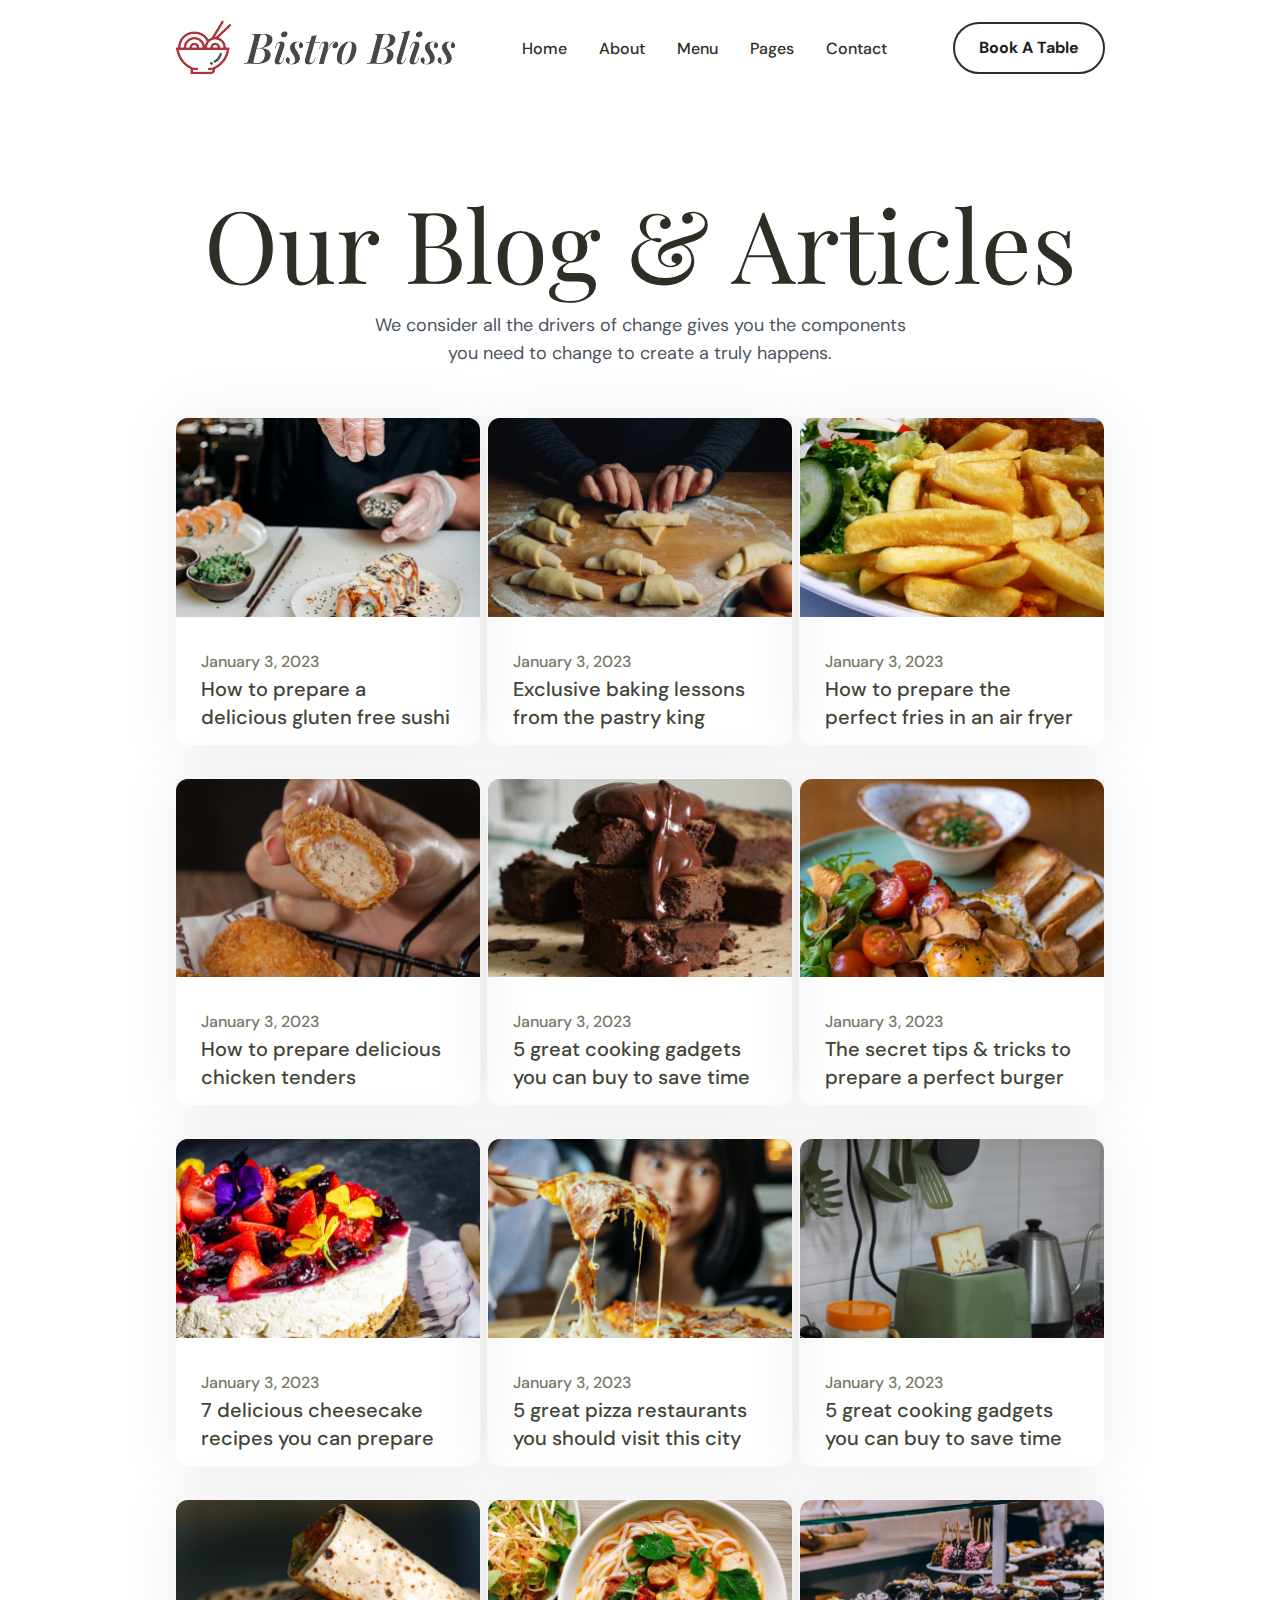
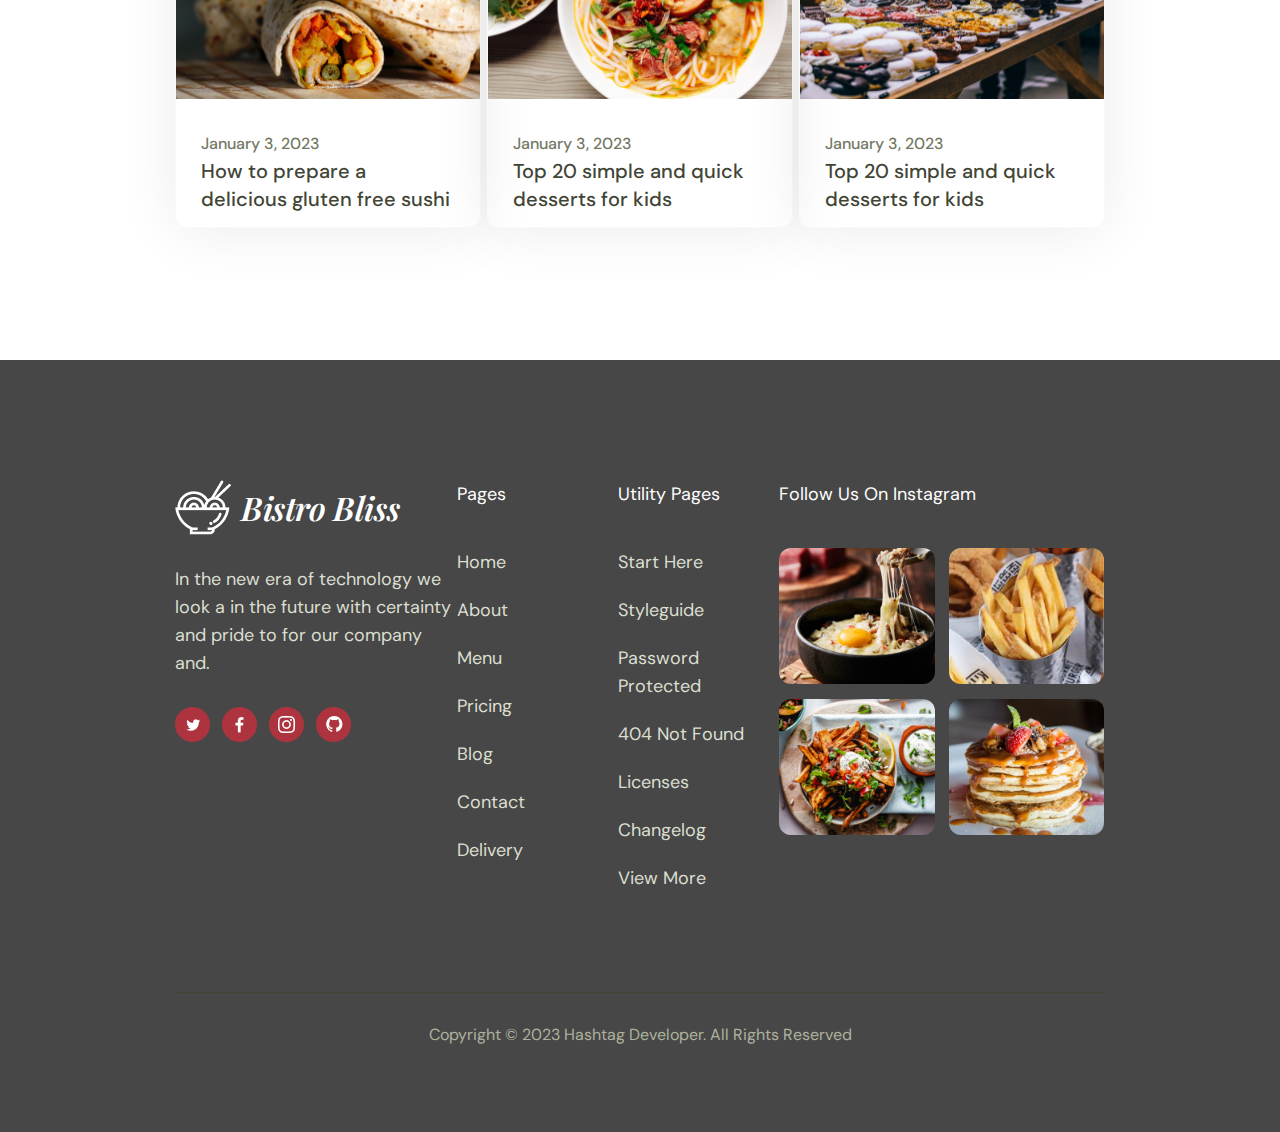
<file: pages.html>
<!DOCTYPE html>
<html lang="en">

<head>
	<meta charset="UTF-8">
	<title>Bistro Bliss</title>
	<meta name="viewport" content="width=device-width, initial-scale=1.0">
	<link rel="apple-touch-icon" sizes="180x180" href="img/favicon/apple-touch-icon.png">
	<link rel="icon" type="image/png" sizes="32x32" href="img/favicon/favicon-32x32.png">
	<link rel="icon" type="image/png" sizes="16x16" href="img/favicon/favicon-16x16.png">
	<link href="https://fonts.googleapis.com/css2?family=DM+Sans:opsz,wght@9..40,400;9..40,700&family=Playfair+Display:ital,wght@0,400;0,500;1,600&display=swap" rel="stylesheet">
	<link rel="stylesheet" href="css/style.css">
	<link rel="stylesheet" href="css/media.css">
</head>

<body>
	<header>
		<div class="container">
			<div class="head flex">
				<a href="index.html" class="head_logo">
					<img src="img/Logo.png" alt="">
				</a>
				<nav>
					<ul class="menu flex">
						<li><a href="index.html">Home</a></li>
						<li><a href="about.html">About</a></li>
						<li><a href="menu.html">Menu</a></li>
						<li><a href="pages.html">Pages</a></li>
						<li><a href="contact.html">Contact</a></li>
					</ul>
				</nav>
				<a href="book.html" class="btn">Book A Table</a>
			</div>
		</div>
	</header>


	
	<section class="blog">
		<div class="container">
			<h2 class="main3_tit">Our Blog & Articles</h2>
			<p class="menumain_txt">We consider all the drivers of change gives you the components you need to change to create a truly happens.</p>
			<div class="b_cards flex">
				<div class="b_card">
					<a href="blog-details.html">
						<div class="b_img">
							<img src="/img/blog/1.jpg" alt="">
						</div>
						<div class="b_info">
						 <span class="blog_date">January 3, 2023</span>
						 <h3 class="b_tit">How to prepare a delicious gluten free sushi</h3>
						</div>
					</a>
				</div>
				<div class="b_card">
					<a href="blog-details.html"><div class="b_img">
						<img src="/img/blog/2.jpg" alt="">
					</div>
					<div class="b_info">
					 <span class="blog_date">January 3, 2023</span>
					 <h3 class="b_tit">Exclusive baking lessons from the pastry king</h3>
				    </div></a>
				</div>
				<div class="b_card">
					<a href="blog-details.html">
						<div class="b_img">
							<img src="/img/blog/3.jpg" alt="">
						</div>
						<div class="b_info">
						 <span class="blog_date">January 3, 2023</span>
						 <h3 class="b_tit">How to prepare the perfect fries in an air fryer</h3>
						</div>
					</a>
				</div>
				<div class="b_card">
					<a href="blog-details.html">
						<div class="b_img">
							<img src="/img/blog/4.jpg" alt="">
						</div>
						<div class="b_info">
						 <span class="blog_date">January 3, 2023</span>
						 <h3 class="b_tit">How to prepare delicious chicken tenders</h3>
						</div>
					</a>
				</div>
				<div class="b_card">
					<a href="blog-details.html">
						<div class="b_img">
							<img src="/img/blog/5.jpg" alt="">
						</div>
						<div class="b_info">
						 <span class="blog_date">January 3, 2023</span>
						 <h3 class="b_tit">5 great cooking gadgets you can buy to save time</h3>
						</div>
					</a>
				</div>
				<div class="b_card">
					<a href="blog-details.html">
						<div class="b_img">
							<img src="/img/blog/6.jpg" alt="">
						</div>
						<div class="b_info">
						 <span class="blog_date">January 3, 2023</span>
						 <h3 class="b_tit">The secret tips & tricks to prepare a perfect burger</h3>
						</div>
					</a>
				</div>
				<div class="b_card">
					<a href="blog-details.html">
						<div class="b_img">
							<img src="/img/blog/7.jpg" alt="">
						</div>
						<div class="b_info">
						 <span class="blog_date">January 3, 2023</span>
						 <h3 class="b_tit">7 delicious cheesecake recipes you can prepare</h3>
						</div>
					</a>
				</div>
				<div class="b_card">
					<a href="blog-details.html">
						<div class="b_img">
							<img src="/img/blog/8.jpg" alt="">
						</div>
						<div class="b_info">
						 <span class="blog_date">January 3, 2023</span>
						 <h3 class="b_tit">5 great pizza restaurants you should visit this city</h3>
						</div>
					</a>
				</div>
				<div class="b_card">
					<a href="blog-details.html">
						<div class="b_img">
							<img src="/img/blog/9.jpg" alt="">
						</div>
						<div class="b_info">
						 <span class="blog_date">January 3, 2023</span>
						 <h3 class="b_tit">5 great cooking gadgets you can buy to save time</h3>
						</div>
					</a>
				</div>
				<div class="b_card">
					<a href="blog-details.html">
						<div class="b_img">
							<img src="/img/blog/10.jpg" alt="">
						</div>
						<div class="b_info">
						 <span class="blog_date">January 3, 2023</span>
						 <h3 class="b_tit">How to prepare a delicious gluten free sushi</h3>
						</div>
					</a>
				</div>
				<div class="b_card">
					<a href="blog-details.html">
						<div class="b_img">
							<img src="/img/blog/11.jpg" alt="">
						</div>
						<div class="b_info">
						 <span class="blog_date">January 3, 2023</span>
						 <h3 class="b_tit">Top 20 simple and quick desserts for kids</h3>
						</div>
					</a>
				</div>
				<div class="b_card">
					<a href="blog-details.html">
						<div class="b_img">
							<img src="/img/blog/12.jpg" alt="">
						</div>
						<div class="b_info">
						 <span class="blog_date">January 3, 2023</span>
						 <h3 class="b_tit">Top 20 simple and quick desserts for kids</h3>
						</div>
					</a>
				</div>
		</div>
	</section>

	<footer>
		<div class="container">
		<div class="footer_big flex">
			<div class="footer_left">
				<a href="index.html" class="footer_logo">
					<img src="/img/footerlogo.png" alt="">
					<p><nobr>Bistro Bliss</nobr></p>
				</a>
				<p class="footer_txt">In the new era of technology we look a in the future with certainty and pride to for our company and.</p>
				<div class="footer_icons">
					<a href="https://twitter.com" class="footer_ic">
						<img src="/img/fic1.png" alt="">
					</a>
					<a href="https://www.facebook.com/" class="footer_ic">
						<img src="/img/fic2.png" alt="">
					</a>
					<a href="https://www.instagram.com/" class="footer_ic">
						<img src="/img/fic3.png" alt="">
					</a>
					<a href="https://github.com" class="footer_ic">
						<img src="/img/fic4.png" alt="">
					</a>
				</div>
			</div>
			<div class="footer_nav">
				<span class="footer_tit">Pages</span>
				<ul class="footer_list">
					<li><a href="index.html">Home</a></li>
					<li><a href="about.html">About</a></li>
					<li><a href="menu.html">Menu</a></li>
					<li><a href="">Pricing</a></li>
					<li><a href="pages.html">Blog</a></li>
					<li><a href="contact.html">Contact</a></li>
					<li><a href="">Delivery</a></li>
				</ul>
			</div>
			<div class="footer_nav">
				<span class="footer_tit">Utility Pages</span>
				<ul class="footer_list">
					<li><a href="">Start Here</a></li>
					<li><a href="">Styleguide</a></li>
					<li><a href="">Password Protected</a></li>
					<li><a href="">404 Not Found</a></li>
					<li><a href="">Licenses</a></li>
					<li><a href="">Changelog</a></li>
					<li><a href="">View More</a></li>
				</ul>
			</div>
			<div class="footer_right">
				<span class="footer_tit">Follow Us On Instagram</span>
				<div class="footer_imges flex">
					<div class="footer_img">
						<img src="/img/footer2.png" alt="">
					</div>
					<div class="footer_img">
						<img src="/img/footer1.jpg" alt="">
					</div>
					<div class="footer_img">
						<img src="/img/footer3.png" alt="">
					</div>
					<div class="footer_img">
						<img src="/img/footer4.png" alt="">
					</div>
				</div>
			</div>
		</div>
		<p class="footer_copy">Copyright © 2023 Hashtag Developer. All Rights Reserved</p>
		</div>
	</footer>


	<script src="js/core.js"></script>

</body>

</html>
</file>
<file: css/style.css>
html,
body {
	height: 100%;
}

* {
	margin: 0;
	padding: 0;
	box-sizing: border-box;
}

.clearfix::after {
	clear: both;
	content: "";
	display: table;
}

a {
	color: inherit;
	text-decoration: none;
}

li {
	list-style: none;
}

ul li:last-child {
	margin-bottom: 0;
}

img {
	display: block;
	width: 100%;
	height: auto;
}

button,
label {
	cursor: pointer;
}

input,
button,
textarea {
	background: none;
	border: none;
	outline: none;
	display: block;
	width: 100%;
	font-family: inherit;
	font-size: inherit;
	font-weight: inherit;
}

input[type="radio"],
input[type="checkbox"] {
	display: none;
}

input::placeholder {
	color: inherit;
}

button {
	cursor: pointer;
}

input,
textarea {
	display: block;
	resize: none;
}

body {
	color: #414536;
	font-family: "DM Sans", arial;
	font-size: 18px;
	line-height: 28px;
	/* 155.556% */
}

.container {
	max-width: 1330px;
	width: 100%;
	min-width: 320px;
	margin: 0 auto;
	padding: 0 15px;
}

.dn {
	display: none;
}

section {
	padding: 100px 0;
}

.sec_tit {
	color: #2C2F24;
	text-align: center;
	font-family: "Playfair Display";
	font-size: 100px;
	font-weight: 400;
	line-height: 96px;
	/* 96% */
	margin-bottom: 20px;
}

.sec_desc {
	color: #495460;
	text-align: center;
	font-style: normal;
}

.color {
	color: #BE963F;
}

.dib {
	display: inline-block;
}

.hover {
	transition: 0.3s;
}

.hover:hover {
	color: #BE963F;
}

.btn {
	transition: 0.3s;
	border-radius: 118px;
	border: 2px solid #2C2F24;
	color: #182226;
	text-align: right;
	font-size: 16px;
	font-weight: 700;
	padding: 12px 24px;
	line-height: 24px;
	/* 150% */
}

.btn:hover {
	background-color: black;
	color: white;
}

.link {
	transition: 0.3s;
}

.link:hover {
	box-shadow: 0px 6px 5px 2px #836A36;
}

.flex {
	display: flex;
	flex-wrap: wrap;
	justify-content: space-between;
}

/* header */
.head {
	padding: 20px 0;
	align-items: center;
}

.menu a {
	padding: 4px 16px;
	margin-right: 8px 0;
	color: #2C2F24;
	font-size: 16px;
	font-weight: 500;
	line-height: 24px;
	/* 150% */
	border-radius: 34px;
	transition: 0.3s;
}

.menu li:last-child a {
	margin-right: 0;
}

.menu a:hover {
	background: #DBDFD0;
}

/* main */
.main_btns {
	display: flex;
	justify-content: center;
}

.main_btns .btn {
	margin: 0 8px;
}

.main {
	background-image: url(../img/bg.jpg);
	background-repeat: no-repeat;
	background-position: center;

}
.main .sec_tit {
	max-width: 660px;
	margin: 0 auto 32px;
}

.main_txt {
	max-width: 537px;
	margin: 0 auto 40px;
	color: #2C2F24;
	text-align: center;
	font-size: 20px;
	line-height: 32px;
	/* 160% */
}	
.btn__red {
	border-radius: 118px;
	background: #AD343E;
	border-color: #AD343E;
	color: white;
}

/* browse */
.browse_card {
	border-radius: 12px;
	border: 2px solid #DBDFD0;
	background: #FFF;
	width: calc((100% - 72px) / 4);
	padding: 40px 34px 32px;
	margin-top: 64px;
}

.browse_ic {
	width: 100px;
	height: 100px;
	border-radius: 50%;
	display: block;
	background: #F3F3F0;
	margin: 0 auto 30px;
}

.browse_tit {
	color: #2C2F24;
	text-align: center;
	font-size: 24px;
	font-weight: 700;
	line-height: 30px;
	/* 125% */
	letter-spacing: -0.72px;
	margin-bottom: 15px;
}

.browse_txt {
	color: #414536;
	text-align: center;
	font-family: DM Sans;
	font-size: 16px;
	font-style: normal;
	font-weight: 400;
	line-height: 24px;
	/* 150% */
	margin-top: 15px;
}

.browse_link {
	display: inline-flex;
	height: 26px;
	justify-content: center;
	align-items: center;
	text-align: center;
	color: #AD343E;
	margin-top: 30px;
	margin-left: 52px;
}

.browse_card__1 .browse_ic {
	background-image: url(../img/tea.png);
	background-repeat: no-repeat;
	background-position: center;
}

.browse_card__2 .browse_ic {
	background-image: url(../img/icon.png);
}

.browse_card__3 .browse_ic {
	background-image: url(../img/icon3.png);
}

.browse_card__4 .browse_ic {
	background-image: url(../img/icon4.png);
}

/* provide */
.provide {
	background: #f9f9f7;
}

.provide_in {
	align-items: center;
}

.provide_left {
	width: calc(50% - 45px);
	padding: 0 50px 50px 0;
	position: relative;
}

.provide_info {
	position: absolute;
	bottom: 0;
	right: 0;
}

.provide_right {
	width: calc(50% - 45px);
}

.provide .sec_sub-tit {
	margin-bottom: 24px;
}

.provide_txt {
	color: #2c2f24;
	font-size: 18px;
	margin-bottom: 24px;
	line-height: 28px;
	/* 155.556% */
}

.provide_txt-2 {
	color: #414536;
	font-size: 16px;
	line-height: 24px;
	/* 150% */
	margin-bottom: 40px;
}

.provide_info {
	border-radius: 12px;
	background: #474747;
	padding: 50px;
	color: #fff;
	width: 411px;
}

.provide_info-txt {
	margin-bottom: 45px;
	font-size: 24px;
	font-weight: 700;
	letter-spacing: -0.72px;
}

.ic_info {
	justify-content: flex-start;
	align-items: center;
	margin-bottom: 20px;
}

.ic_info i {
	display: block;
	width: 30px;
	height: 30px;
	border-radius: 50%;
	background: url(../img/provide1.png) center no-repeat;
}

.ic_info:nth-child(2) i {
	background-image: url(../img/provide2.png);
}

.ic_info:last-child i {
	background-image: url(../img/provide3.png);
}

.ic_info:last-child a {
	width: 300px;
}

.ic_info {
	display: flex;
	align-items: flex-start;
	gap: 20px;
}

/* offer */
.offer .about_tit {
	max-width: 675px;
	margin-bottom: 52px;
}

.offer_card {
	width: calc((100% - 48px) / 4);
	transition: 0.3s;
	border-radius: 12px;
	padding-bottom: 20px;
}

.offer_card:hover {
	box-shadow: 0 5px 5px rgba(0, 0, 0, 0.2);
}

.offer_img {
	margin-bottom: 30px;
}

.offer_tit {
	color: #2C2F24;
	font-size: 24px;
	font-weight: 700;
	line-height: 30px;
	/* 125% */
	letter-spacing: -0.72px;
	margin-bottom: 15px;
	padding-left: 10px;
}

.offer_txt {
	color: #414536;
	font-size: 16px;
	line-height: 24px;
	/* 150% */
	padding-left: 10px;
}

/* fast */
.fast {
	background: #f9f9f7;
}

.fast_left {
	width: 50%;
}

.fast_right {
	width: 50%;
	padding-left: 90px;
	align-self: center;
}

.fast_img-big {
	width: 58%;
}

.fast_img-sm {
	width: 42%;
	padding: 30px 0 0 24px;
}

.fast_img:first-child {
	margin-bottom: 24px;
}

.fast .sec_sub-tit {
	margin-bottom: 20px;
}

.fast_txt {
	color: #414536;
	font-size: 16px;
	line-height: 24px;
	/* 150% */
	margin-bottom: 50px;
}

.fast_icon {
	justify-content: flex-start;
	align-items: center;
	margin-bottom: 20px;
}

.fast_icon i {
	display: block;
	width: 30px;
	height: 30px;
	border-radius: 50%;
	background: #ad343e url(../img/clock.jpg) center no-repeat;
}

.fast_icon:nth-child(2) i {
	background-image: url(../img/receipt-tax.png);
}

.fast_icon:last-child i {
	background-image: url(../img/shopping-cart.png);
}

.fast_icon span {
	padding-left: 20px;
	color: #2c2f24;
	font-size: 20px;
	font-weight: 500;
	line-height: 26px;
	/* 130% */
}

/* customer */
.customer_card {
	border-radius: 12px;
	background: #F9F9F7;
	width: calc((100% - 48px) / 3);
	padding: 45px 35px 35px 35px;
	margin-top: 64px;
}

.customer_tit {
	color: #AD343E;
	font-size: 24px;
	font-weight: 700;
	line-height: 30px;
	/* 125% */
	letter-spacing: -0.72px;
	margin-bottom: 24px;
}

.customer_txt {
	color: #414536;
	font-size: 18px;
	font-weight: 400;
	line-height: 28px;
	/* 155.556% */
	margin-bottom: 32px;
}

.customer_line {
	border: 1px solid #DBDFD0;
}

.customer {
	display: flex;
	align-items: center;
	padding: 32px 0 0 0;
}

.c_info {
	padding-left: 20px;
	align-items: center;
}

.c_tit {
	color: #2C2F24;
	font-size: 16px;
	font-weight: 700;
	line-height: 24px;
	/* 150% */
	margin-bottom: 3px;
}

.c_txt {
	color: #414536;
	font-size: 16px;
	font-weight: 400;
	line-height: 24px;
	/* 150% */
}

.c_ic {
	width: 70px;
	height: 70px;
	border-radius: 70px;
	display: block;
	background: #F3F3F0;
}

.customer__1 .c_ic {
	background-image: url(/img/customer1.png);
}

.customer__2 .c_ic {
	background-image: url(/img/customer2.png);
}

.customer__3 .c_ic {
	background-image: url(/img/customer3.png);
}

/* blog */
.blog_top {
	align-items: center;
	margin-bottom: 64px;
}

.blog_left {
	width: 50%;
}

.blog_right {
	width: 50%;
	padding-left: 24px;
}

.blog_right .blog_card {
	width: calc(50% - 12px);
}

.blog_date {
	color: #737865;
	font-size: 16px;
	font-weight: 500;
	line-height: 24px;
	/* 150% */
}

.blog_tit {
	color: #2C2F24;
	font-size: 20px;
	font-weight: 500;
	line-height: 26px;
	/* 130% */
	margin-bottom: 15px;
	margin-top: 15px;
}

.blog_txt {
	color: #414536;
	font-size: 16px;
	font-weight: 400;
	line-height: 24px;
	/* 150% */
}

.blog_card {
	transition: 0.3s;
	border-radius: 12px;
	border: 1px solid #F9F9F7;
	margin-bottom: 24px;
}

.blog_card:hover {
	box-shadow: 0 5px 5px rgba(0, 0, 0, 0.2);
}

.b_info {
	padding: 30px 25px 14px 25px;
}

/* footer */
footer {
	padding-top: 120px;
	background: #474747;
}

.footer_copy {
	padding: 30px 0 85px;
	color: #ADB29E;
	font-size: 16px;
	line-height: 24px;
	text-align: center;
}

.footer_big {
	padding-bottom: 100px;
	border-bottom: 1px solid #414536;
	color: #DBDFD0;
}

.footer_left {
	width: 30%;
	display: flex;
	flex-direction: column;
	align-items: flex-start;
	gap: 30px;
}

.footer_nav {
	width: 17%;
	display: flex;
	flex-direction: column;
	align-items: flex-start;
	gap: 40px;
}

.footer_tit {
	color: #fff;
}

.footer_right {
	width: 35%;
	display: flex;
	flex-direction: column;
	align-items: flex-start;
	gap: 40px;
}

.footer_logo img {
	width: 56px;
	height: 55px;
	flex-shrink: 0;
}

.footer_logo {
	width: 212px;
	height: 55px;
	display: flex;
	align-items: center;
	gap: 10px;
}

.footer_img {
	width: calc((100% - 15px) / 2);
	margin-bottom: 15px;
	border-radius: 12px;
	overflow: hidden;
	position: relative;
	margin-right: 1px;
}

.footer_img img {
	transition: 0.5s;
}

.footer_img:hover img {
	transform: scale(1.2);
}

.footer_img::before {
	content: '';
	position: absolute;
	top: 0;
	bottom: 0;
	left: 0;
	right: 0;
	background: #000;
	opacity: 0;
	z-index: 1;
	transition: 0.5s;
}

.footer_img:hover::before {
	opacity: 0.5;
}

.footer_icons {
	display: flex;
	justify-content: space-between;
	width: 176px;
}

.footer_list {
	display: flex;
	flex-direction: column;
	align-items: flex-start;
	gap: 20px;
}

.footer_logo p {
	color: #FFF;
	font-family: "Playfair Display";
	font-size: 32.67px;
	font-style: italic;
	font-weight: 600;
	line-height: 29.333px;
	/* 89.787% */
	letter-spacing: -0.4px;
}

/* about.html*/
/* feel */
.feel_tit {
	color: #FFF;
	text-align: center;
	font-family: "Playfair Display";
	font-size: 55px;
	font-weight: 500;
	line-height: 60.5px;
	/* 110% */
	width: 596px;
	margin: 0 auto;
}

.feel_top {
	background-image: url(../img/about/aboutbg.jpg);
	background-repeat: no-repeat;
	background-position: center;
	background-size: cover;
	padding: 215px 0;
	display: block;
}

.feel_play {
	width: 106px;
	height: 106px;
	display: block;
	border-radius: 50%;
	background: #fff;
	margin: 0 auto 34px;
	display: flex;
	justify-content: center;
	align-items: center;
}

.feel_play::before {
	content: '';
	width: 0px;
	height: 0px;
	border-style: solid;
	margin-left: 5px;
	border-width: 12.5px 0 12.5px 20px;
	border-color: transparent transparent transparent #AD343E;
}

.f_ic {
	width: 90px;
	height: 90px;
	display: block;
	margin-right: 24px;
}

.feel__1 .f_ic {
	background-image: url(/img/about/ic1.jpg);
	background-position: center;
	background-repeat: no-repeat;
}

.feel__2 .f_ic {
	background-image: url(/img/about/ic2.jpg);
	background-position: center;
	background-repeat: no-repeat;
}

.feel__3 .f_ic {
	background-image: url(/img/about/ic3.jpg);
	background-position: center;
	background-repeat: no-repeat;
}

.feel_card {
	width: calc((100% - 48px) / 3);
	padding: 45px 35px 35px 35px;
	margin-top: 64px;
}

/* guest */
.guest_tit {
	color: #2C2F24;
	font-family: Playfair Display;
	font-size: 55px;
	font-weight: 500;
	line-height: 60.5px;
	/* 110% */
	width: 547px;
}

.txt {
	color: #414536;
	font-size: 16px;
	font-weight: 400;
	line-height: 24px;
	/* 150% */
	width: 556px;
	margin-top: 20px;
	margin-bottom: 50px;
}

.guest_info img {
	width: 672px;
	height: 884px;
	border-radius: 12px;
}

.guest_txt {
	width: calc(100% - (108px + 50%));
	margin-right: 108px;
}

.img {
	width: 50%;
}

.number {
	display: flex;
	align-items: flex-start;
	flex-wrap: wrap;
}

.number_item {
	margin-right: 24px;
	margin-bottom: 24px;
	width: 35%;
	border-radius: 8px;
	border: 1px solid #DBDFD0;
	padding: 40px 34px 32px;
	text-align: center;
	font-family: "Playfair Display";
	font-size: 55px;
	line-height: 60.5px;
	/* 110% */
	transition: 0.3s;
}

.number_item:hover {
	box-shadow: 0 5px 5px rgba(0, 0, 0, 0.2);
}

.number_item span {
	font-family: "DM Sans";
	display: block;
	color: #414536;
	text-align: center;
	font-size: 18px;
	font-weight: 500;
	line-height: 28px;
	/* 155.556% */
}

/* menu */
.main3_tit {
	color: #2C2F24;
	text-align: center;
	font-family: "Playfair Display";
	font-size: 100px;
	font-weight: 400;
	margin-bottom: 20px;
	line-height: 96px;
	/* 96% */
}

.menu_card {
	width: calc((100% - 48px) / 4);
	transition: 0.3s;
	border-radius: 12px;
	padding-bottom: 20px;
	margin-bottom: 32px;
}

.menu_card:hover {
	box-shadow: 0 5px 5px rgba(0, 0, 0, 0.2);
}

.menu_img {
	border-radius: 12px 12px 0px 0px;
}

.menu_tit {
	color: #2C2F24;
	text-align: center;
	font-size: 20px;
	font-weight: 700;
	line-height: 26px;
	/* 130% */
	margin-bottom: 15px;
	padding-left: 10px;
}

.menu_txt {
	color: #414536;
	text-align: center;
	font-size: 16px;
	font-weight: 400;
	line-height: 24px;
	/* 150% */
	padding-left: 10px;
	width: 246px;
	margin: 0 auto;
}

.menumain_txt {
	width: 557px;
	color: #495460;
	text-align: center;
	margin: 0 auto;
	font-size: 18px;
	font-weight: 400;
	line-height: 28px;
	/* 155.556% */
	margin-bottom: 50px;
}

.price {
	color: #AD343E;
	text-align: center;
	font-size: 24px;
	font-weight: 700;
	line-height: 30px;
	/* 125% */
	letter-spacing: -0.72px;
	margin-bottom: 15px;
	margin-top: 30px;
}

/* apps */
.apps {
	align-items: center;
}

.apps_info {
	display: flex;
	align-items: center;
	gap: 122px;
}

.txt {
	color: #414536;
	font-size: 16px;
	font-weight: 400;
	line-height: 24px;
	/* 150% */
	width: 346px;
}

.apps_tit {
	width: 346px;
	color: #2C2F24;
	font-size: 55px;
	font-weight: 500;
	line-height: 60.5px;
	/* 110% */
	margin-bottom: 20px;
	align-items: start;
}

.conapp {
	display: flex;
	flex-direction: column;
	align-items: center;
	gap: 40px;
}

.conapp img:hover {
	box-shadow: 0 5px 5px rgba(0, 0, 0, 0.2);
}

.conapp img {
	padding: 30px 46px;
	border-radius: 12px;
	border: 1px solid #F9F9F7;
	box-shadow: 0px 2.97872px 59.57446px 0px rgba(0, 0, 0, 0.08);
	transition: 0.3s;
}

.app1 {
	display: block;
	display: flex;
	align-items: center;
	gap: 24px;
}

.app1 img {
	width: 220.909px;
	height: 90px;
}

.app3 img {
	width: 220.909px;
	height: 90px;
}

.app2 {
	display: flex;
	align-items: center;
	gap: 24px;
}

.app2 img {
	width: 260px;
	height: 90px;
}

.app3 {
	display: flex;
	align-items: center;
	gap: 24px;
}

/* input */
.input {
	background: white;
	margin: 0 auto;
	height: 100%;
	width: 812px;
	border-radius: 16px;
	border: 1px solid #FFF;
	padding: 40px;

	/* 1 */
	box-shadow: 0px 2.97872px 59.57446px 0px rgba(0, 0, 0, 0.08);
}

.details {
	color: #2C2F24;
	font-size: 16px;
	font-weight: 700;
	line-height: 24px;
	/* 150% */
}

.user_details {
	margin-bottom: 24px;
}

.row {
	display: flex;
	gap: 8px;
}

.inbtn {
	display: flex;
	width: 350px;
	height: 60px;
	padding: 0px 24px;
	justify-content: space-between;
	align-items: center;
	border-radius: 72px;
	border: 1px solid #DBDFD0;
}

.inbtn_i {
	width: 717px;
	height: 60px;
	align-self: stretch;
}

.inbtn_il {
	width: 717px;
	height: 156px;
	padding: 24px;
	align-items: flex-start;
	gap: 10px;
	align-self: stretch;
	border-radius: 16px;
	padding-bottom: 124px;
}

.contact_info {
	display: inline-flex;
	gap: 90px;
	padding-left: 274px;
	margin-top: 84px;
}

.frame {
	display: flex;
	flex-direction: column;
	gap: 24px;
}

.frame :nth-child(2) {
	width: 187px;
}

.frame :last-child {
	width: 209px;
}

.fr_tel {
	color: #AD343E;
}

/* blog details */
.detail_tit {
	width: 1030px;
	text-align: center;
	font-family: "Playfair Display";
	font-size: 55px;
	font-weight: 500;
	line-height: 60.5px;
	/* 110% */
	margin-bottom: 60px;
}

.detal1 img {
	width: 1161px;
	height: 738px;
	border-radius: 12px 12px 0px 0px;
}

.text {
	display: inline-flex;
	flex-direction: column;
	align-items: flex-start;
	gap: 48px;
}

.txt_tit {
	font-size: 24px;
	letter-spacing: -0.72px;
	margin-bottom: 20px;
}

.txt_txt {
	width: 1090px;
}

.detail2_tit {
	text-align: center;
	font-family: "Playfair Display";
	font-size: 55px;
	font-weight: 500;
	line-height: 60.5px;
	/* 110% */
	margin-bottom: 24px;
}

.d_card {
	width: 306px;
	border-radius: 12px;
	border: 1px solid #F9F9F7;
	transition: 0.3s;
}

.d_card:hover {
	box-shadow: 0 5px 5px rgba(0, 0, 0, 0.2);
}

.d_tit {
	font-size: 20px;
	font-weight: 500;
}

.d_info {
	padding: 15px 28px 26px 25px;
}

.count {
	counter-reset: test;
	width: 1076px;
}

.count li ::before {
	counter-increment: test;
	margin-right: 10px;
	font-style: 20px;
	font-weight: 700;
}

/* pages */
.b_card {
	width: 306px;
	border-radius: 12px;
	border: 1px solid #F9F9F7;
	box-shadow: 0px 2.97872px 59.57446px 0px rgba(0, 0, 0, 0.08);
	margin-bottom: 32px;
	transition: 0.3s;
}

.b_card :hover {
	box-shadow: 0 5px 5px rgba(0, 0, 0, 0.2);
}

.b_tit {
	font-size: 20px;
	font-weight: 500;
}

.d_info {
	padding: 15px 28px 26px 25px;
}

.input .btn__red {
	display: flex;
	padding: 20px 32px;
	justify-content: center;
	align-items: center;
	gap: 10px;
	align-self: stretch;
}

.grey {
	position: absolute;
	top: 0;
	left: 0;
	right: 0;
	bottom: -3%;
	background: #F9F9F7;
	z-index: -1;
}

.map {
	padding: 0;
}

.form_wrap {
	padding-bottom: 0;
	margin-bottom: -240px;
	z-index: 10;
	position: relative;
}
.form_wrap{
	margin: bottom -240px;;
}
</file>
<file: css/media.css>
@media screen and (max-width: 1300px) {
	.container{
		max-width: 960px;
	}
}
@media screen and (max-width: 990px) {
	.container{
		max-width: 750px;
	}
}
@media screen and (max-width: 780px) {
	.container{
		max-width: 510px;
	}
}
@media screen and (max-width: 540px) {
	.container{
		max-width: 420px;
	}
}
@media screen and (max-width: 450px) {
	.container{
		max-width: 100%;
	}
}
</file>
